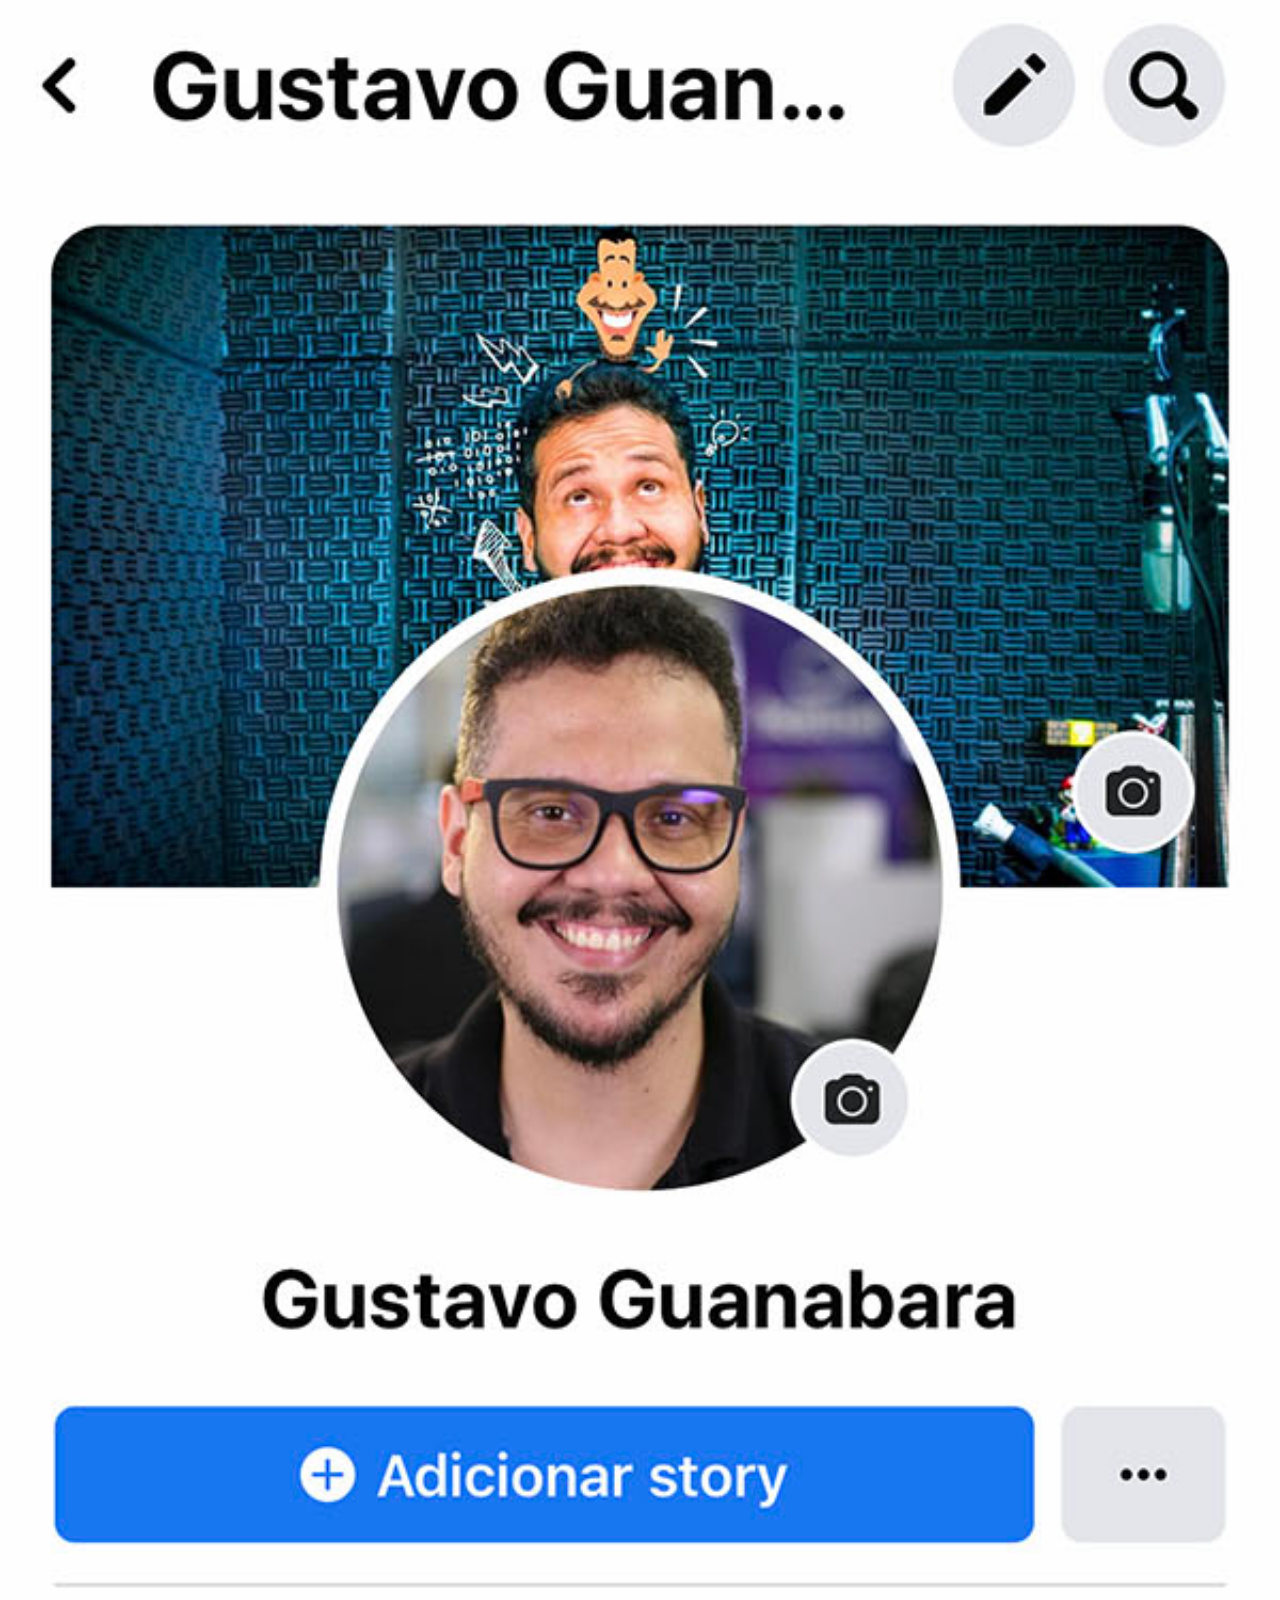
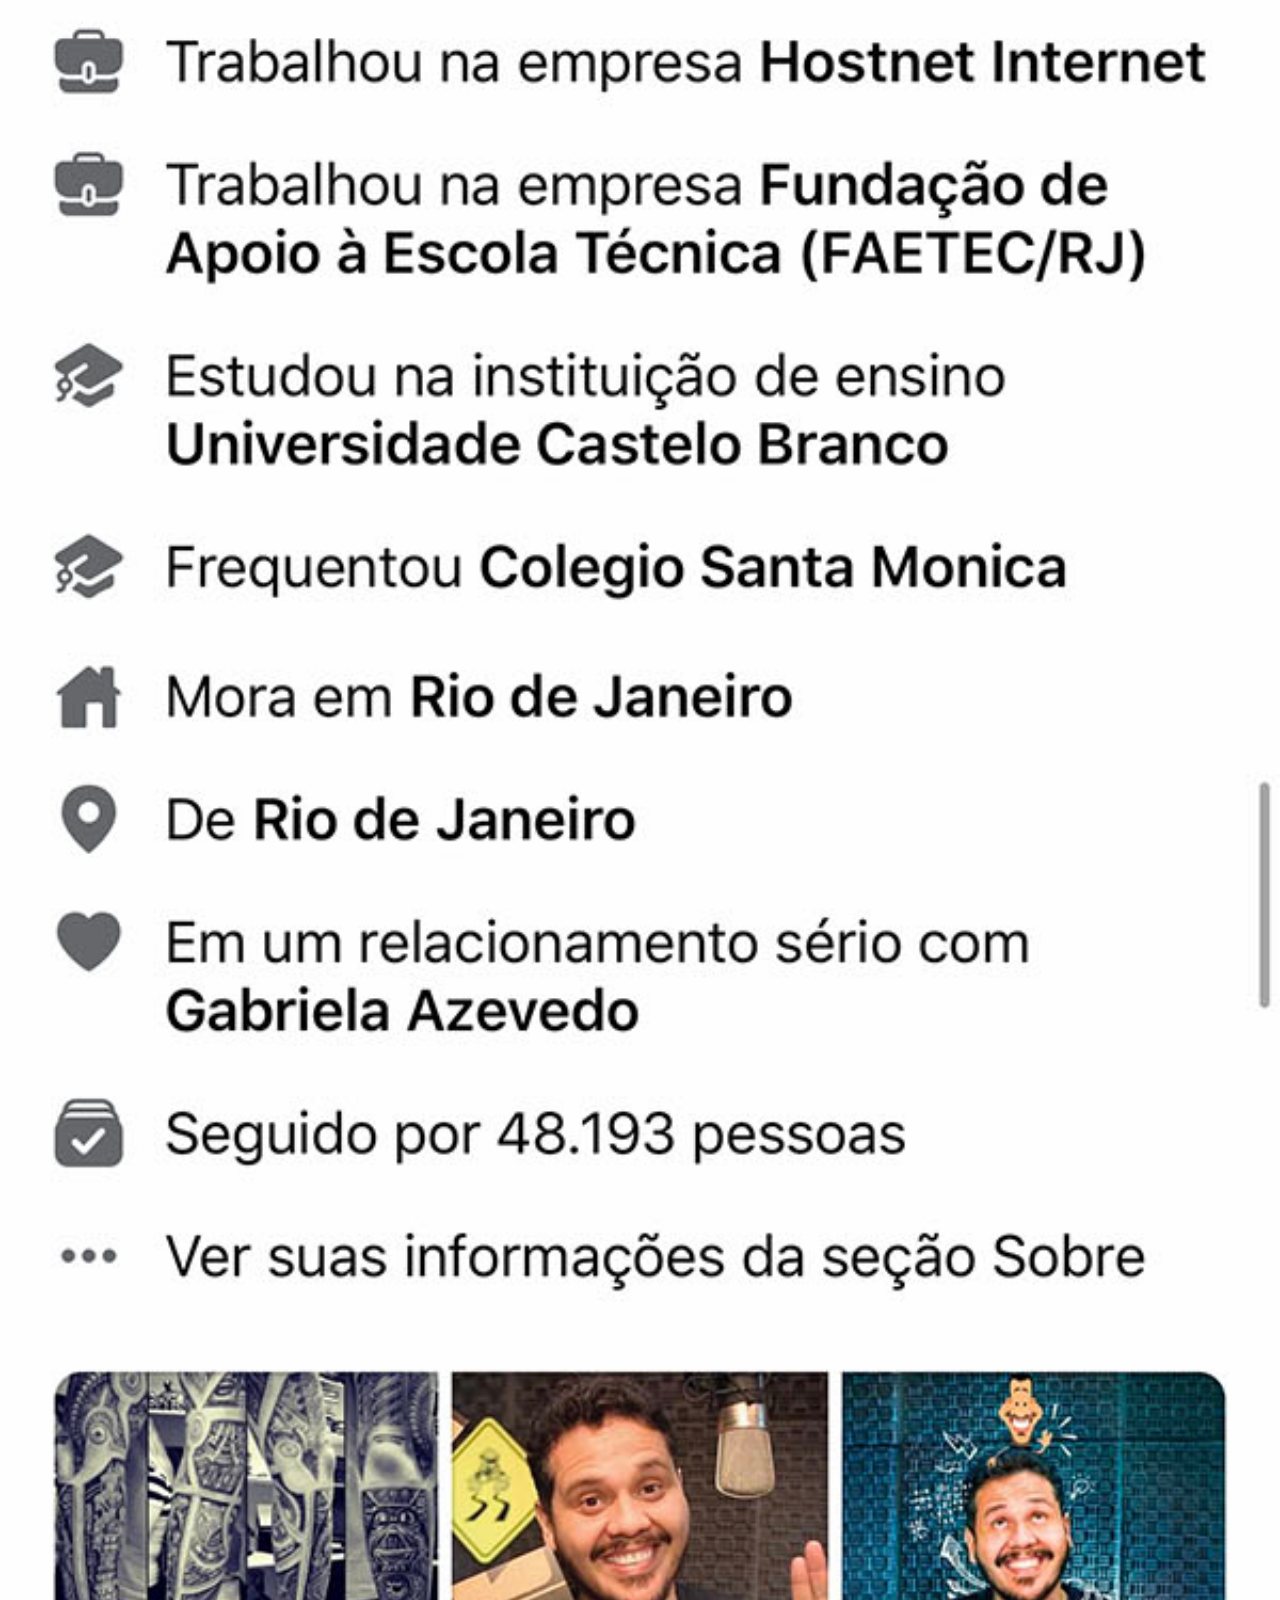
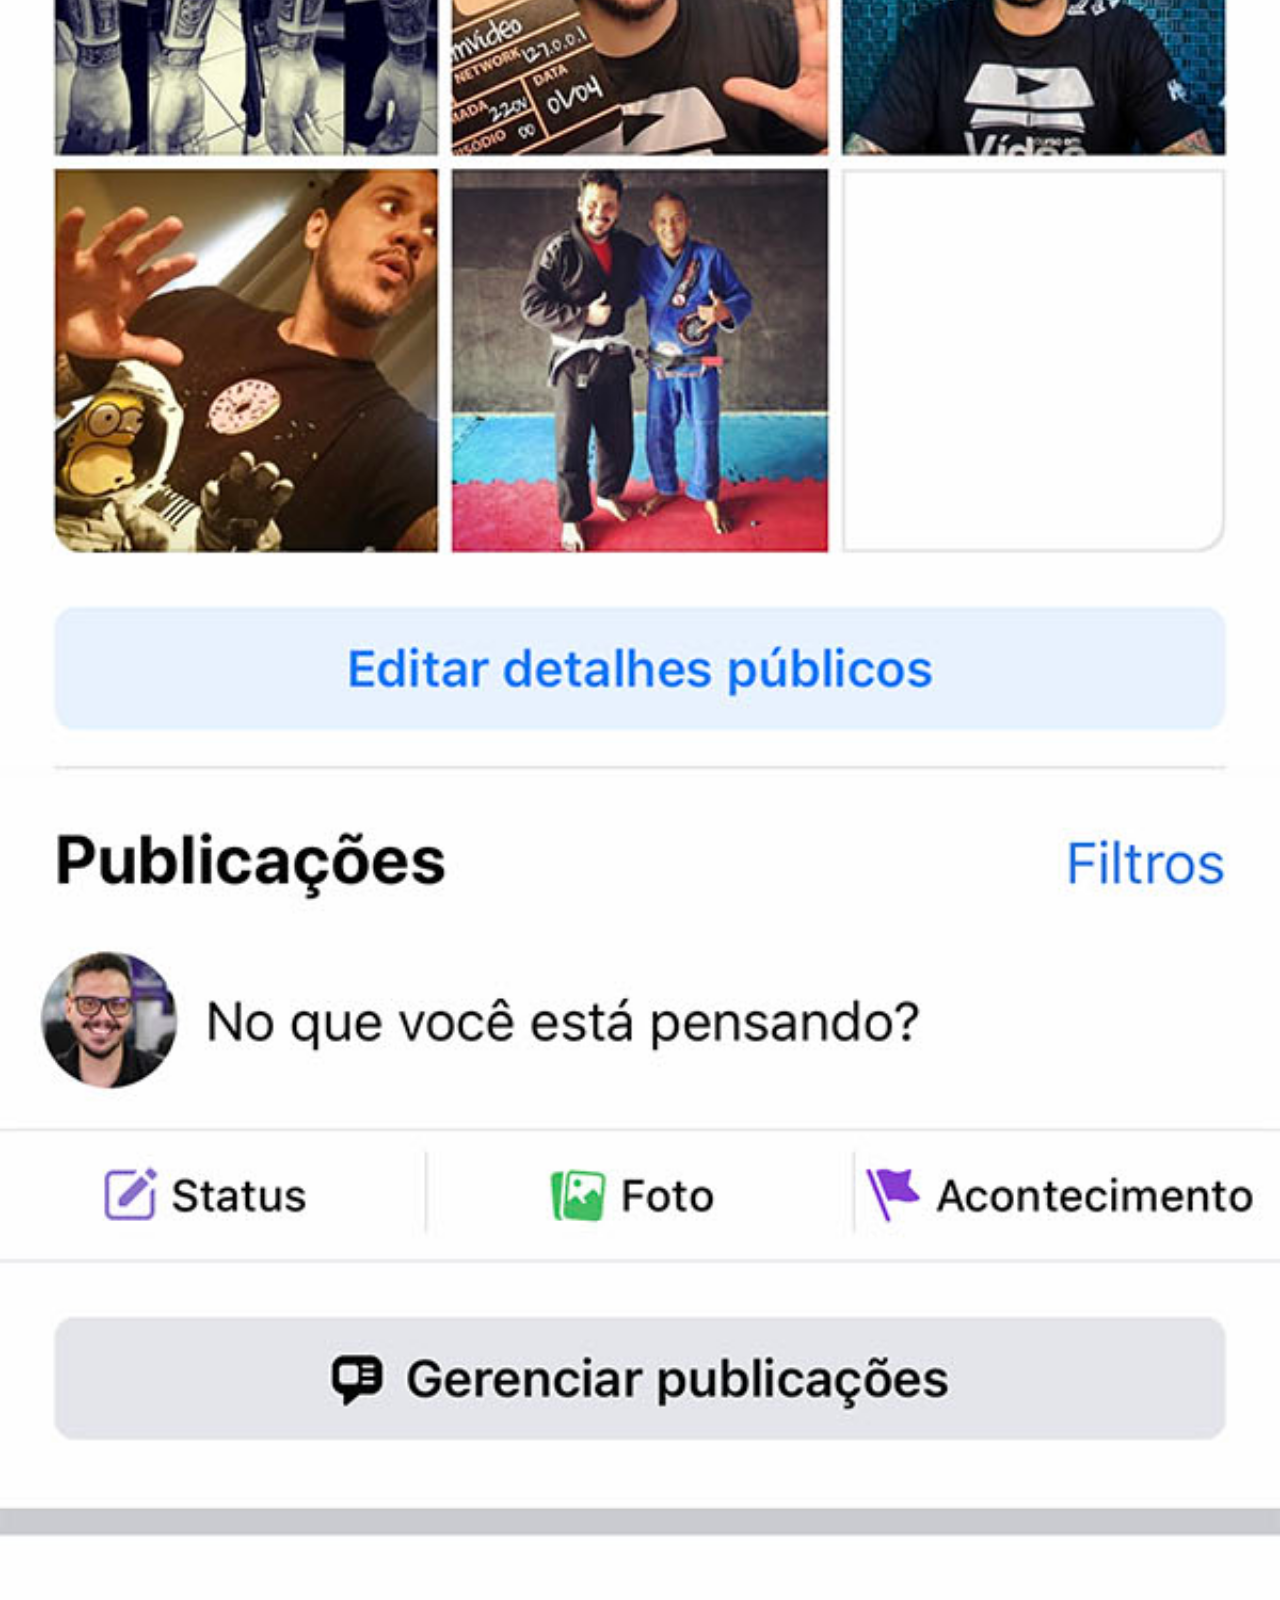
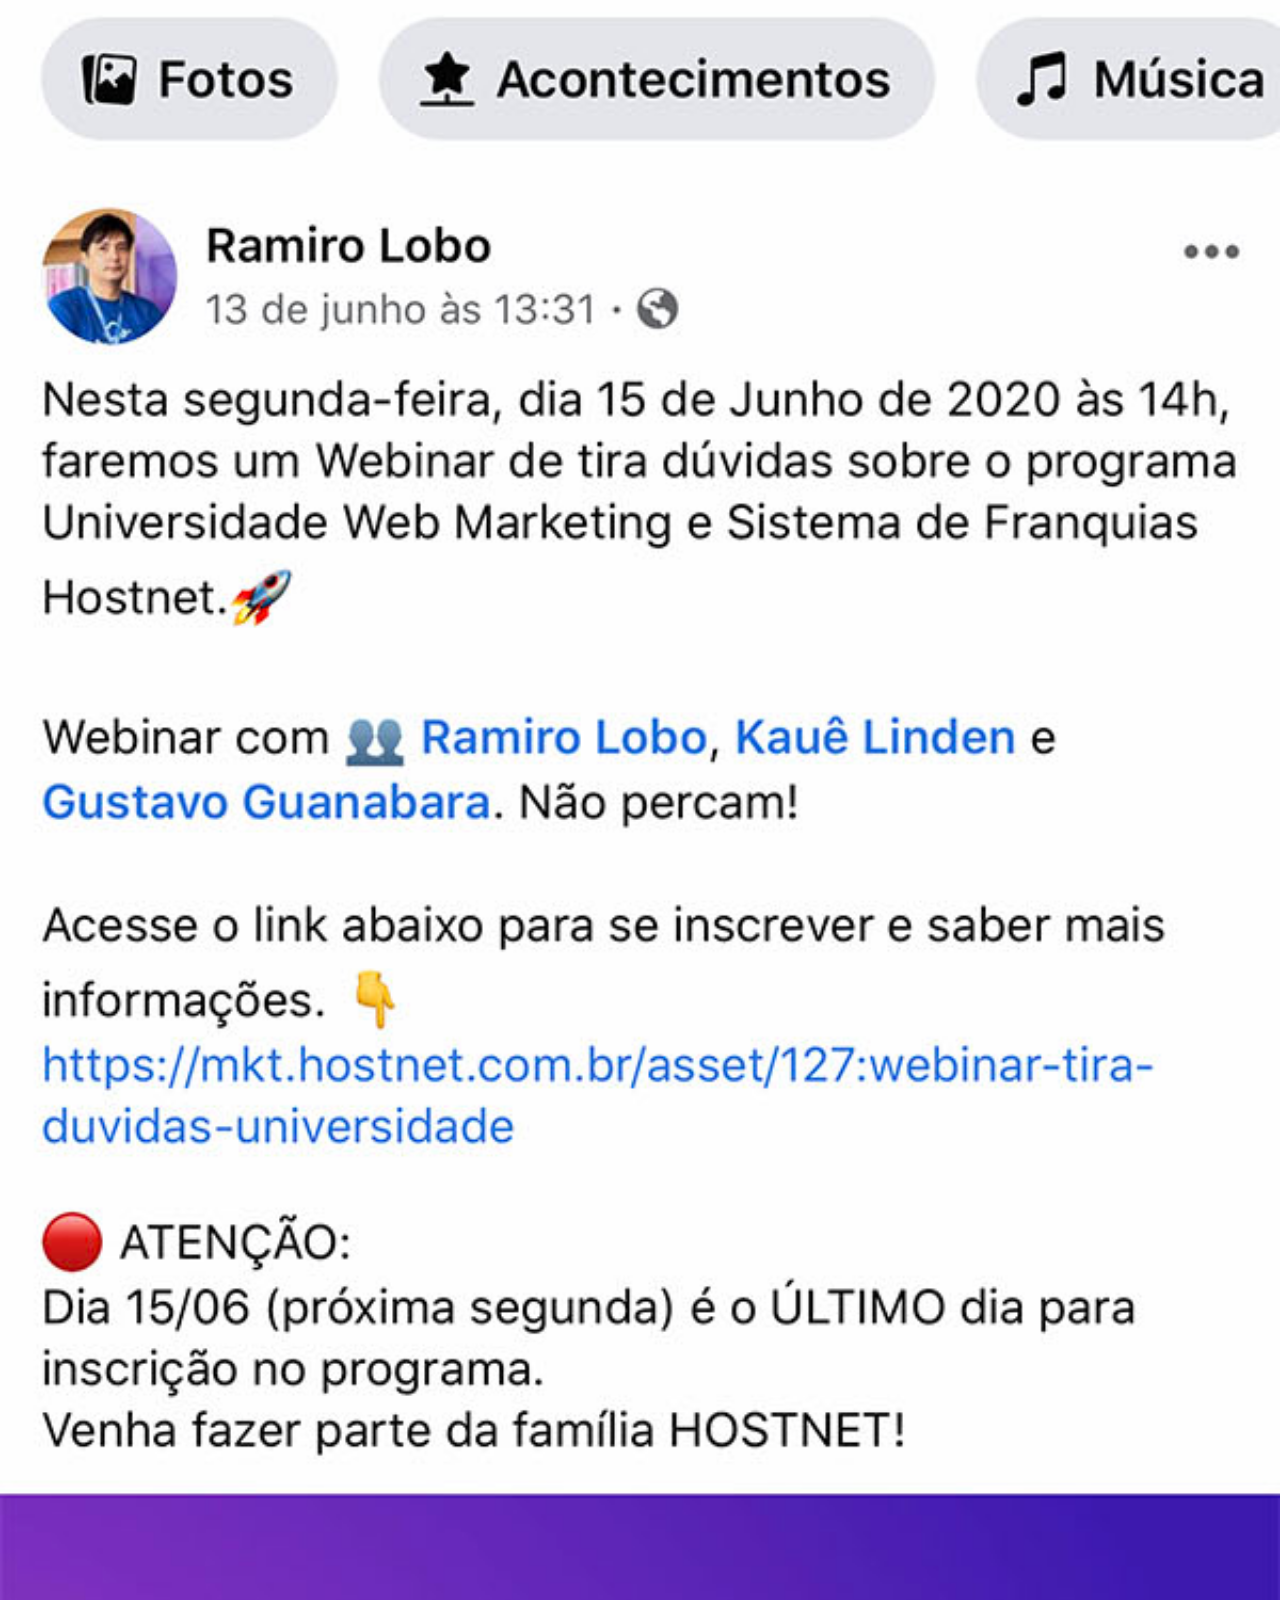
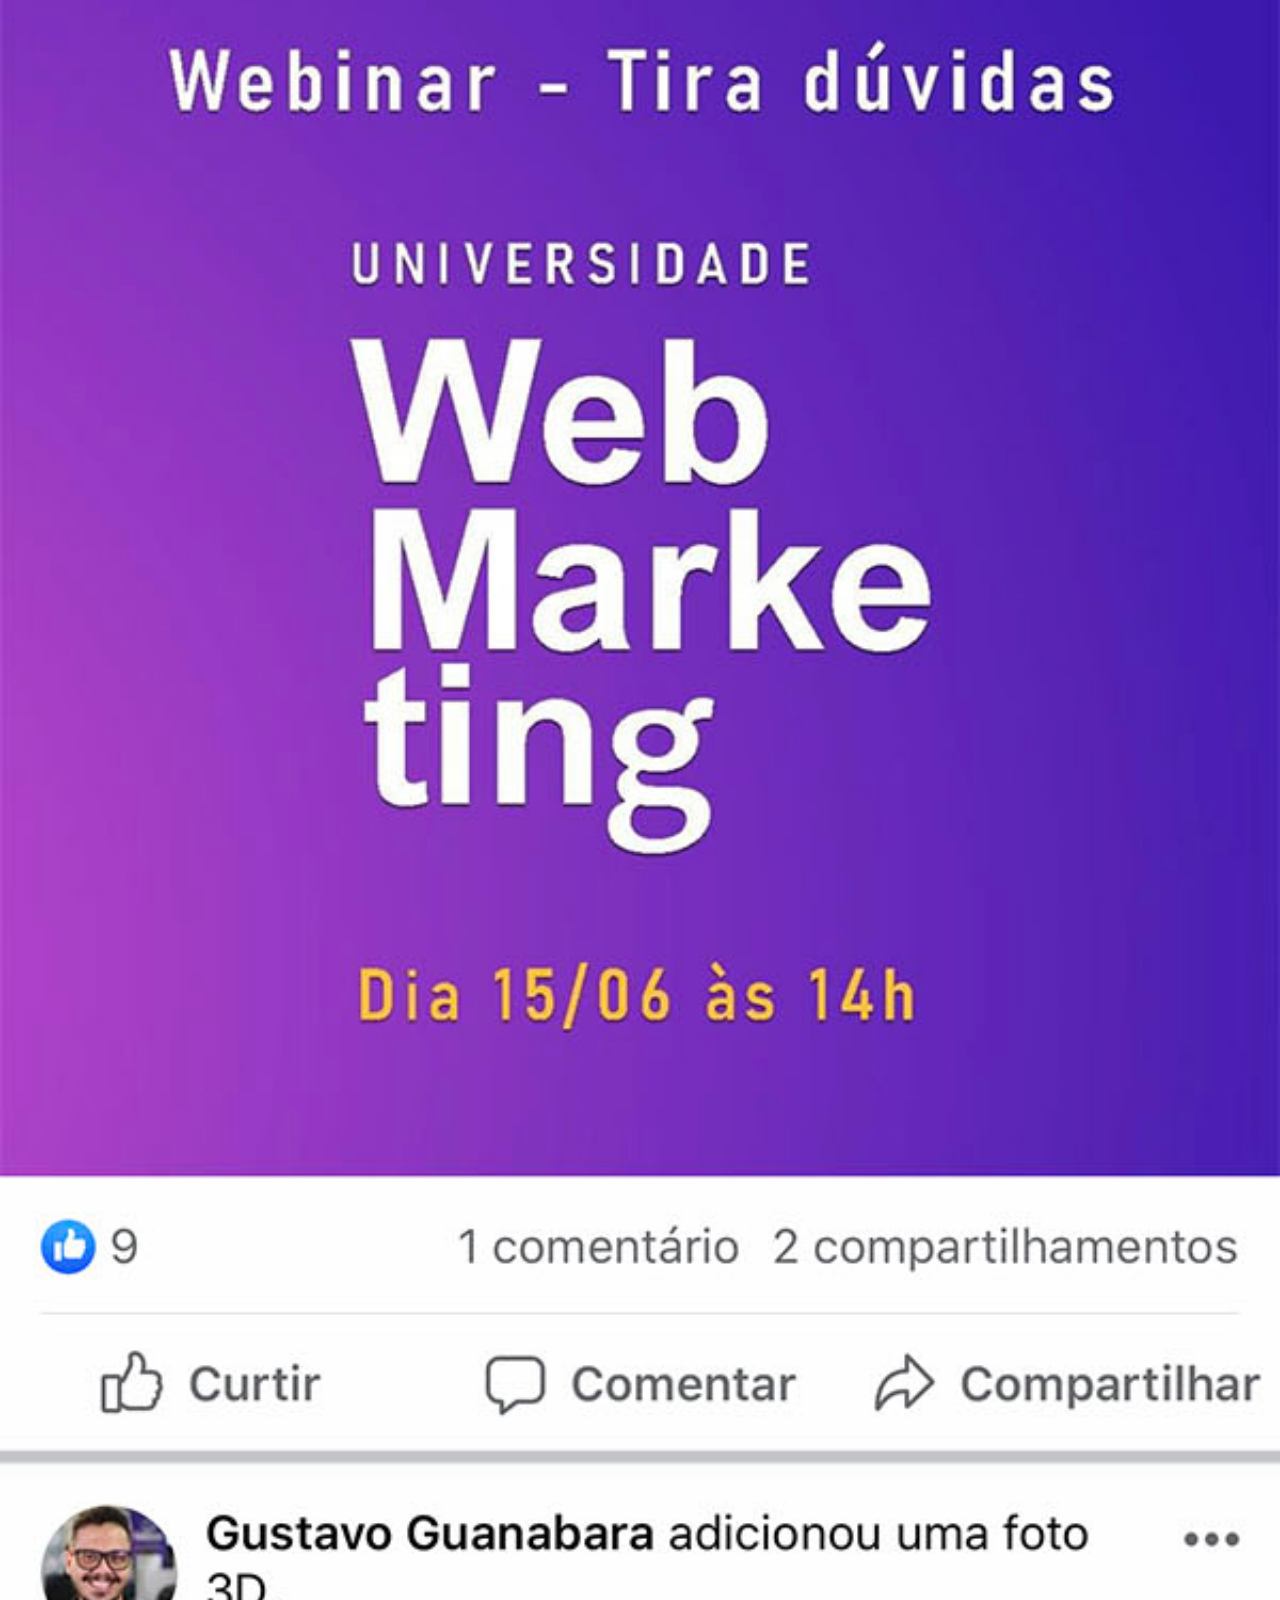
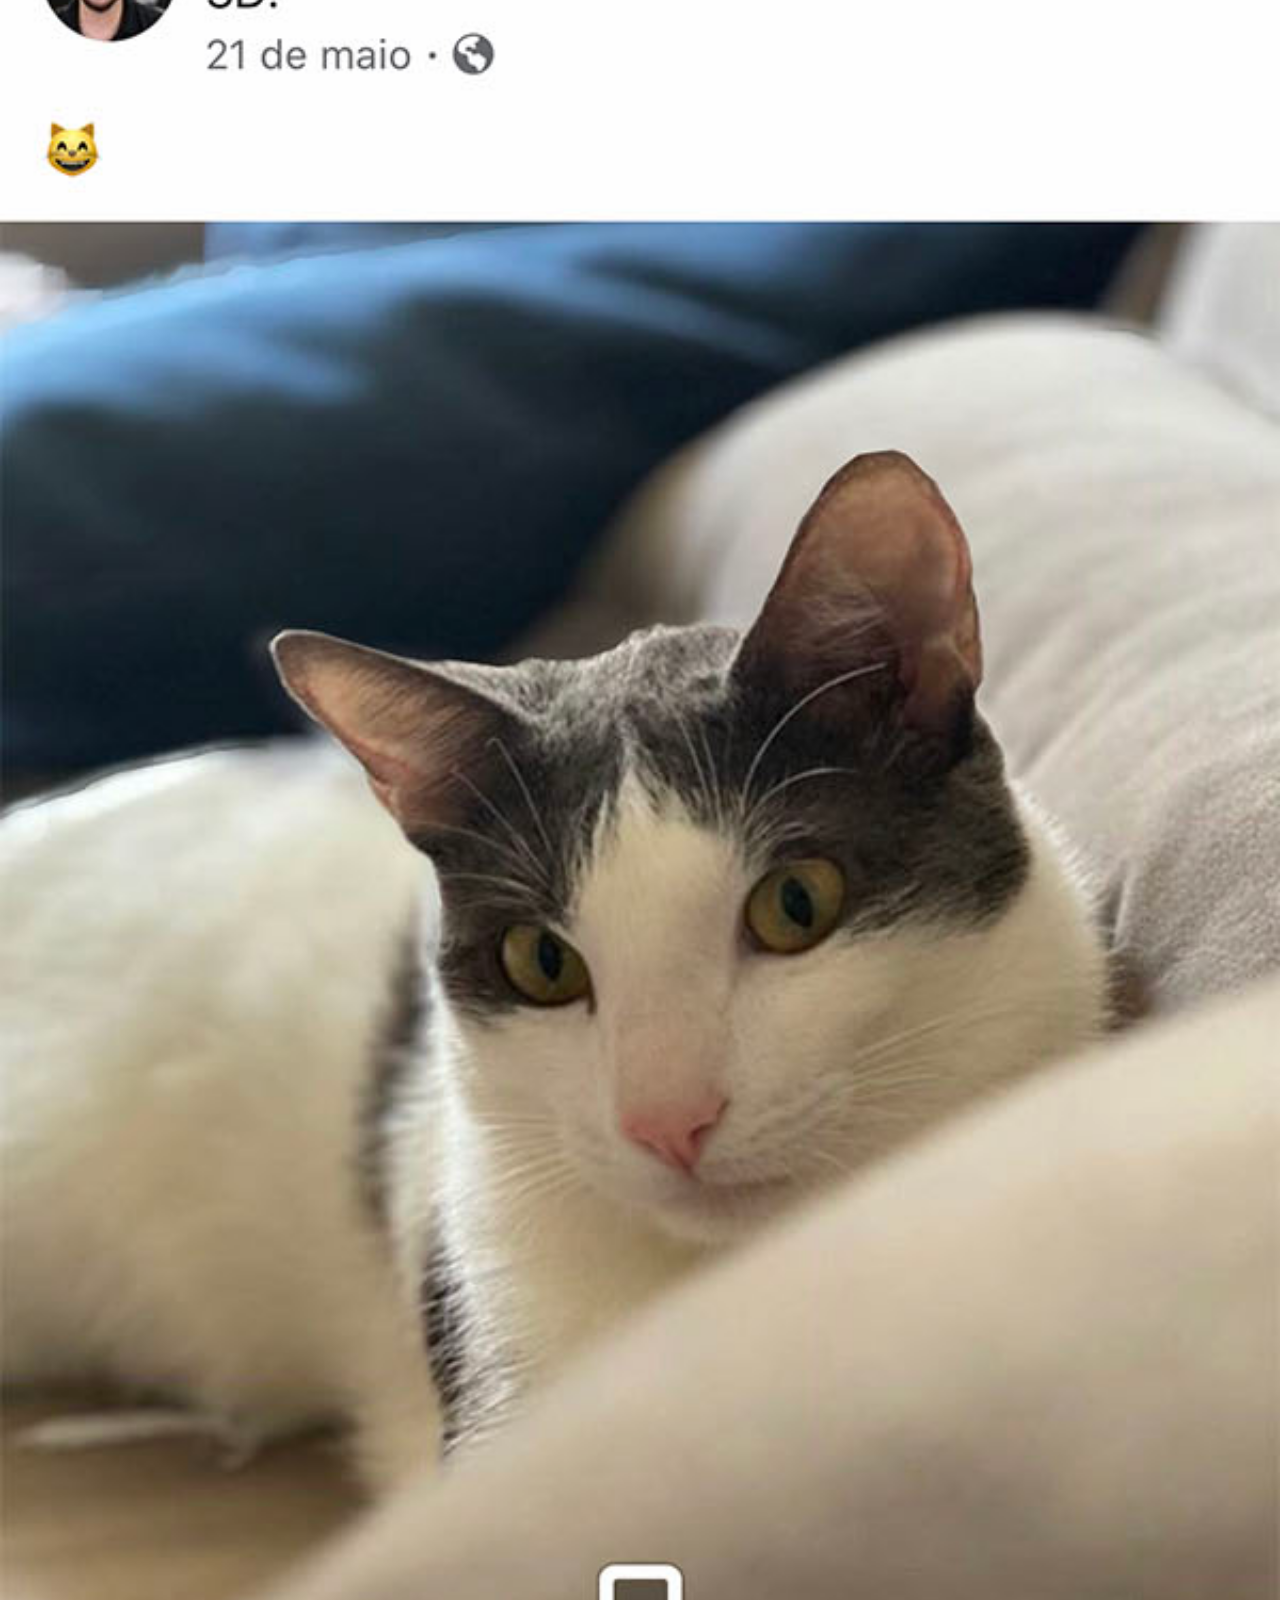
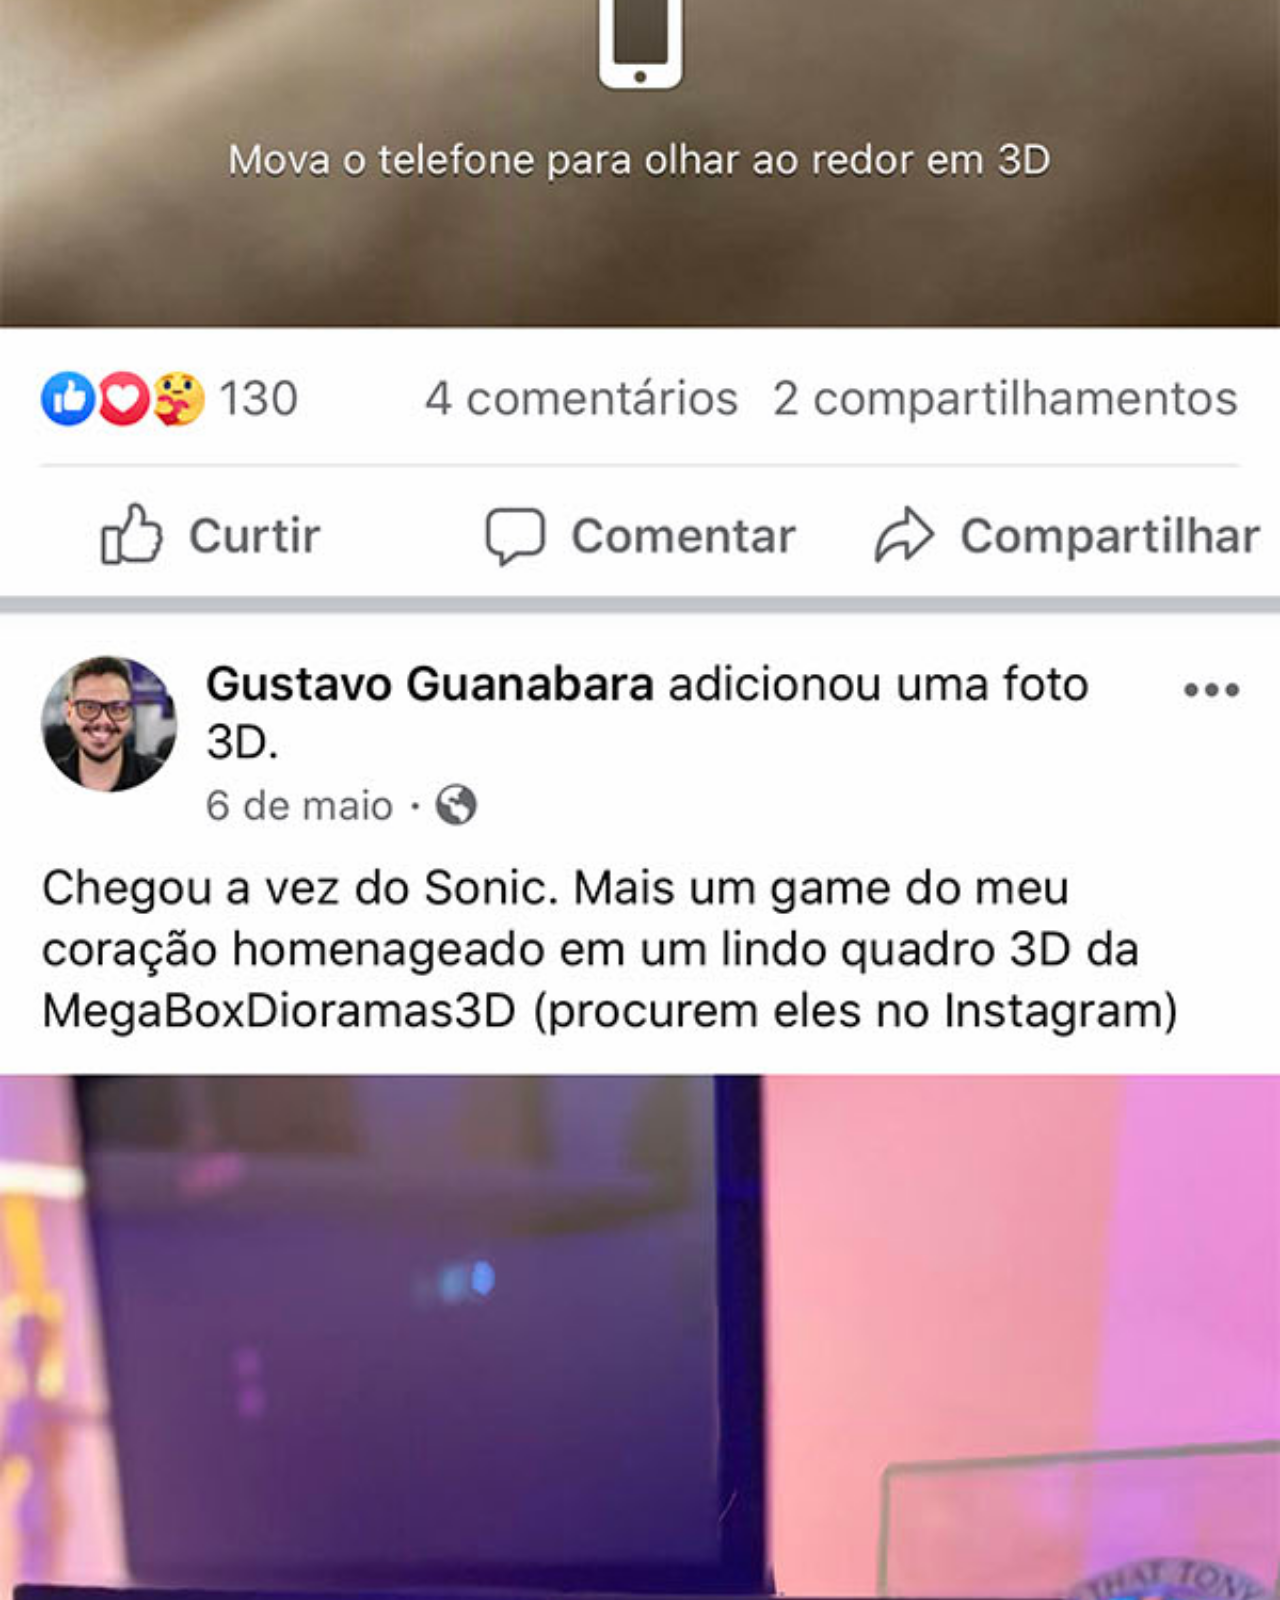
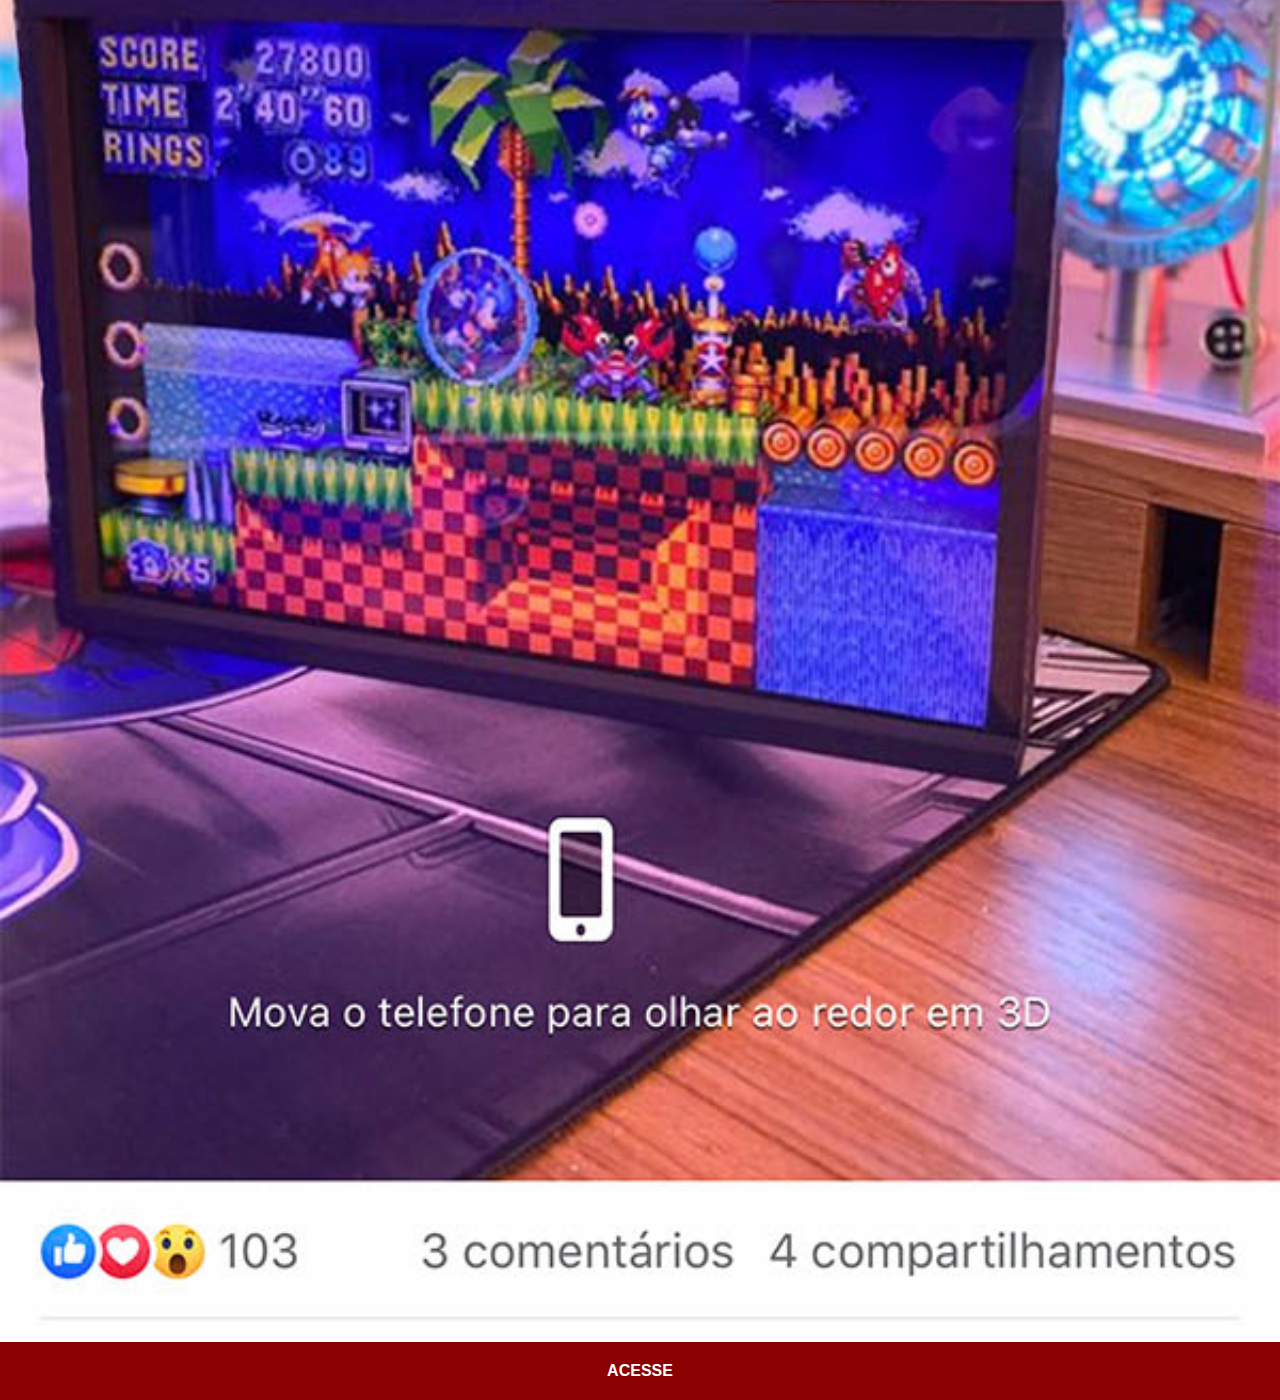
<file: facebook.html>
<!DOCTYPE html>
<html lang="pt-br">
<head>
    <meta charset="UTF-8">
    <meta name="viewport" content="width=device-width, initial-scale=1.0">
    <title>Facebook</title>
    <link rel="stylesheet" href="estilos/social.css">
</head>
<body>
    <img src="imagens/tela-facebook.jpg" alt="Facebook">
    <a href="https://www.facebook.com/gustavoguanabara/?locale=pt_BR" target="_blank">ACESSE</a>
</body>
</html>
</file>
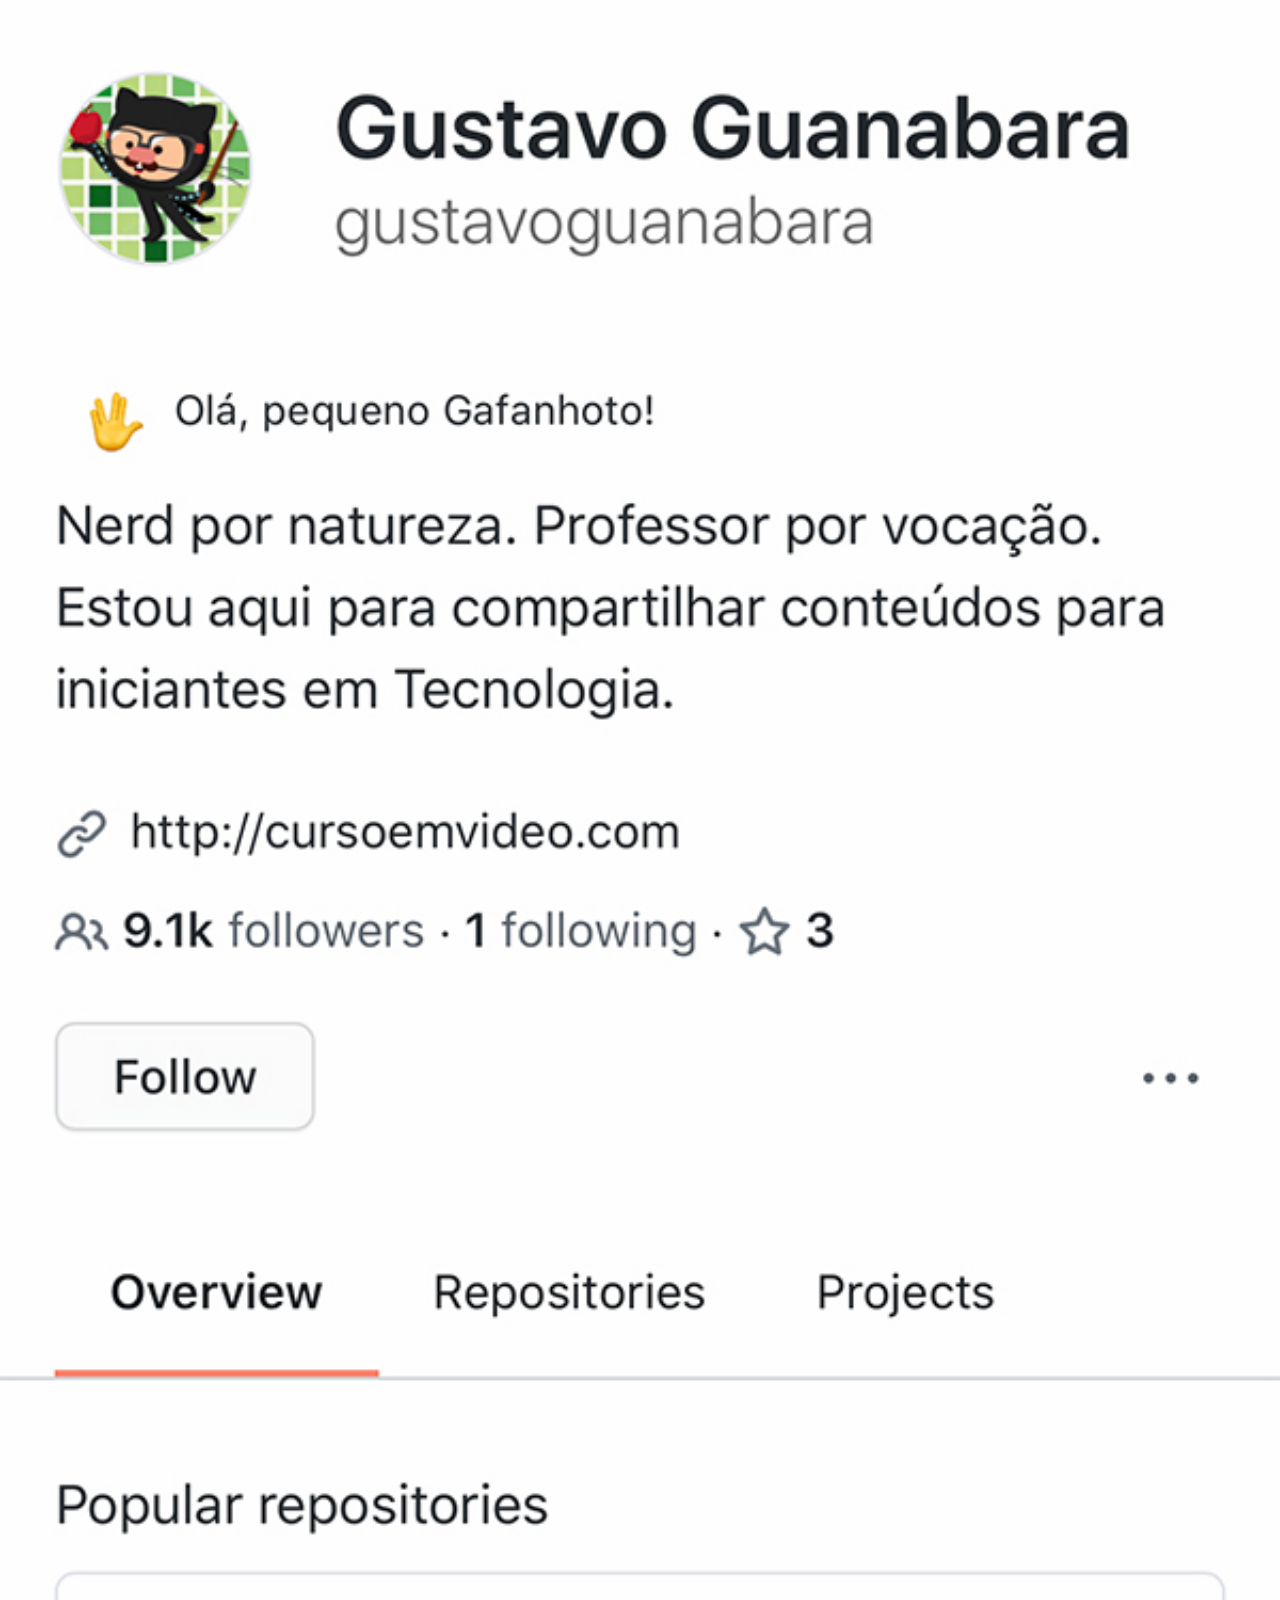
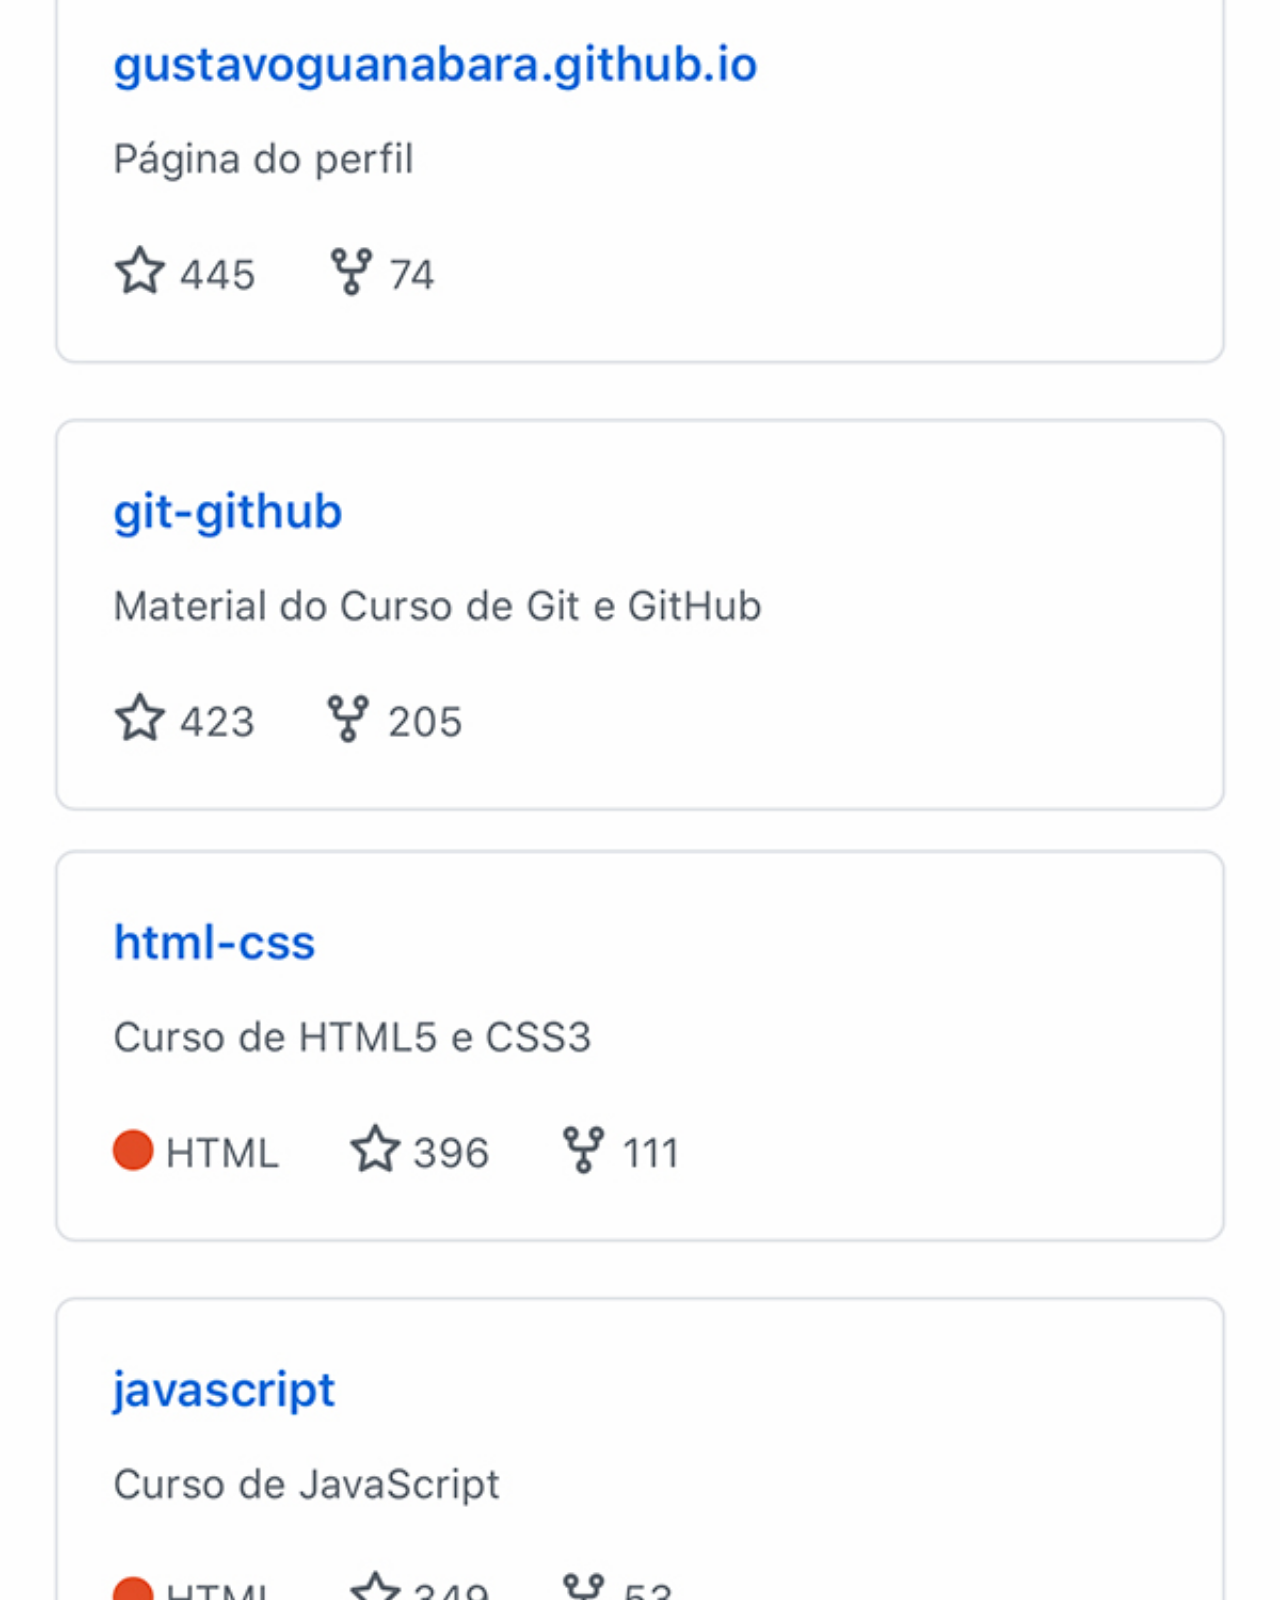
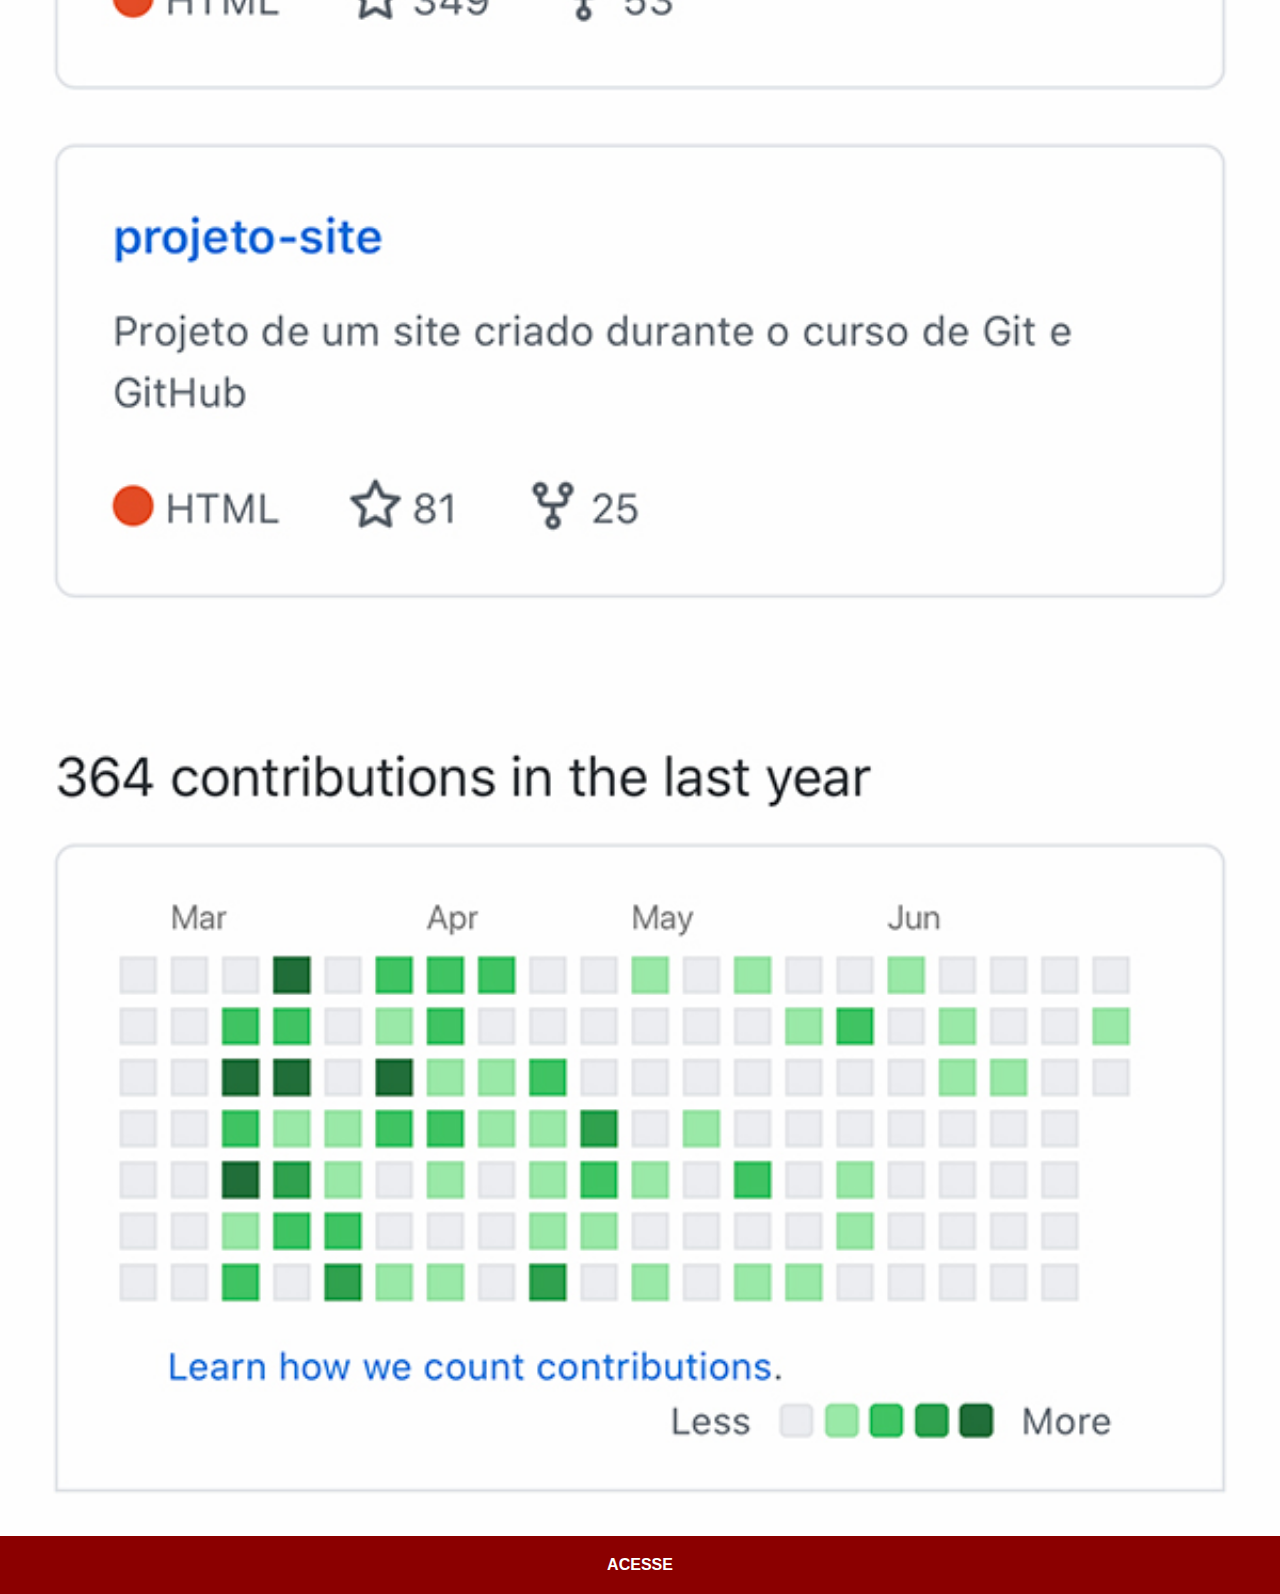
<file: github.html>
<!DOCTYPE html>
<html lang="pt-br">
<head>
    <meta charset="UTF-8">
    <meta name="viewport" content="width=device-width, initial-scale=1.0">
    <title>logo-github</title>
    <link rel="stylesheet" href="estilos/social.css">
</head>
<body>
    <img src="imagens/tela-github.jpg" alt="github">
    <a href="https://github.com/gustavoguanabara" target="_blank">ACESSE</a>
</body>
</html>
</file>
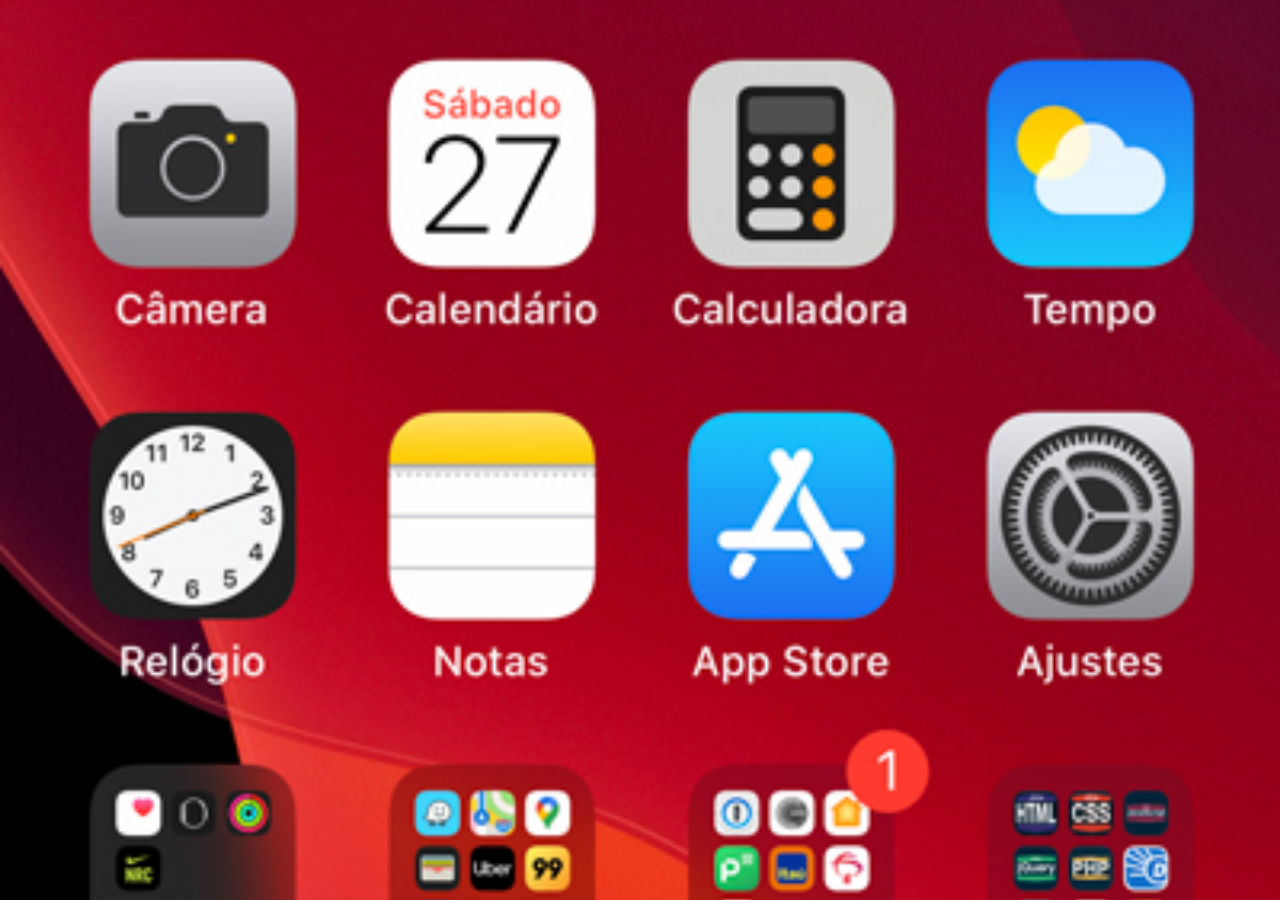
<file: home.html>
<!DOCTYPE html>
<html lang="pt-br">
<head>
    <meta charset="UTF-8">
    <meta name="viewport" content="width=device-width, initial-scale=1.0">
    <title>Home</title>
    <style>
        * {
            margin: 0px;
            padding: 0px;
        }

        body {
            width: 100vw;
            height: 100vh;
            background: black url(imagens/tela-home.jpg) no-repeat top center;
            background-size: cover;
        }
    </style>
</head>
<body>
    
</body>
</html>
</file>
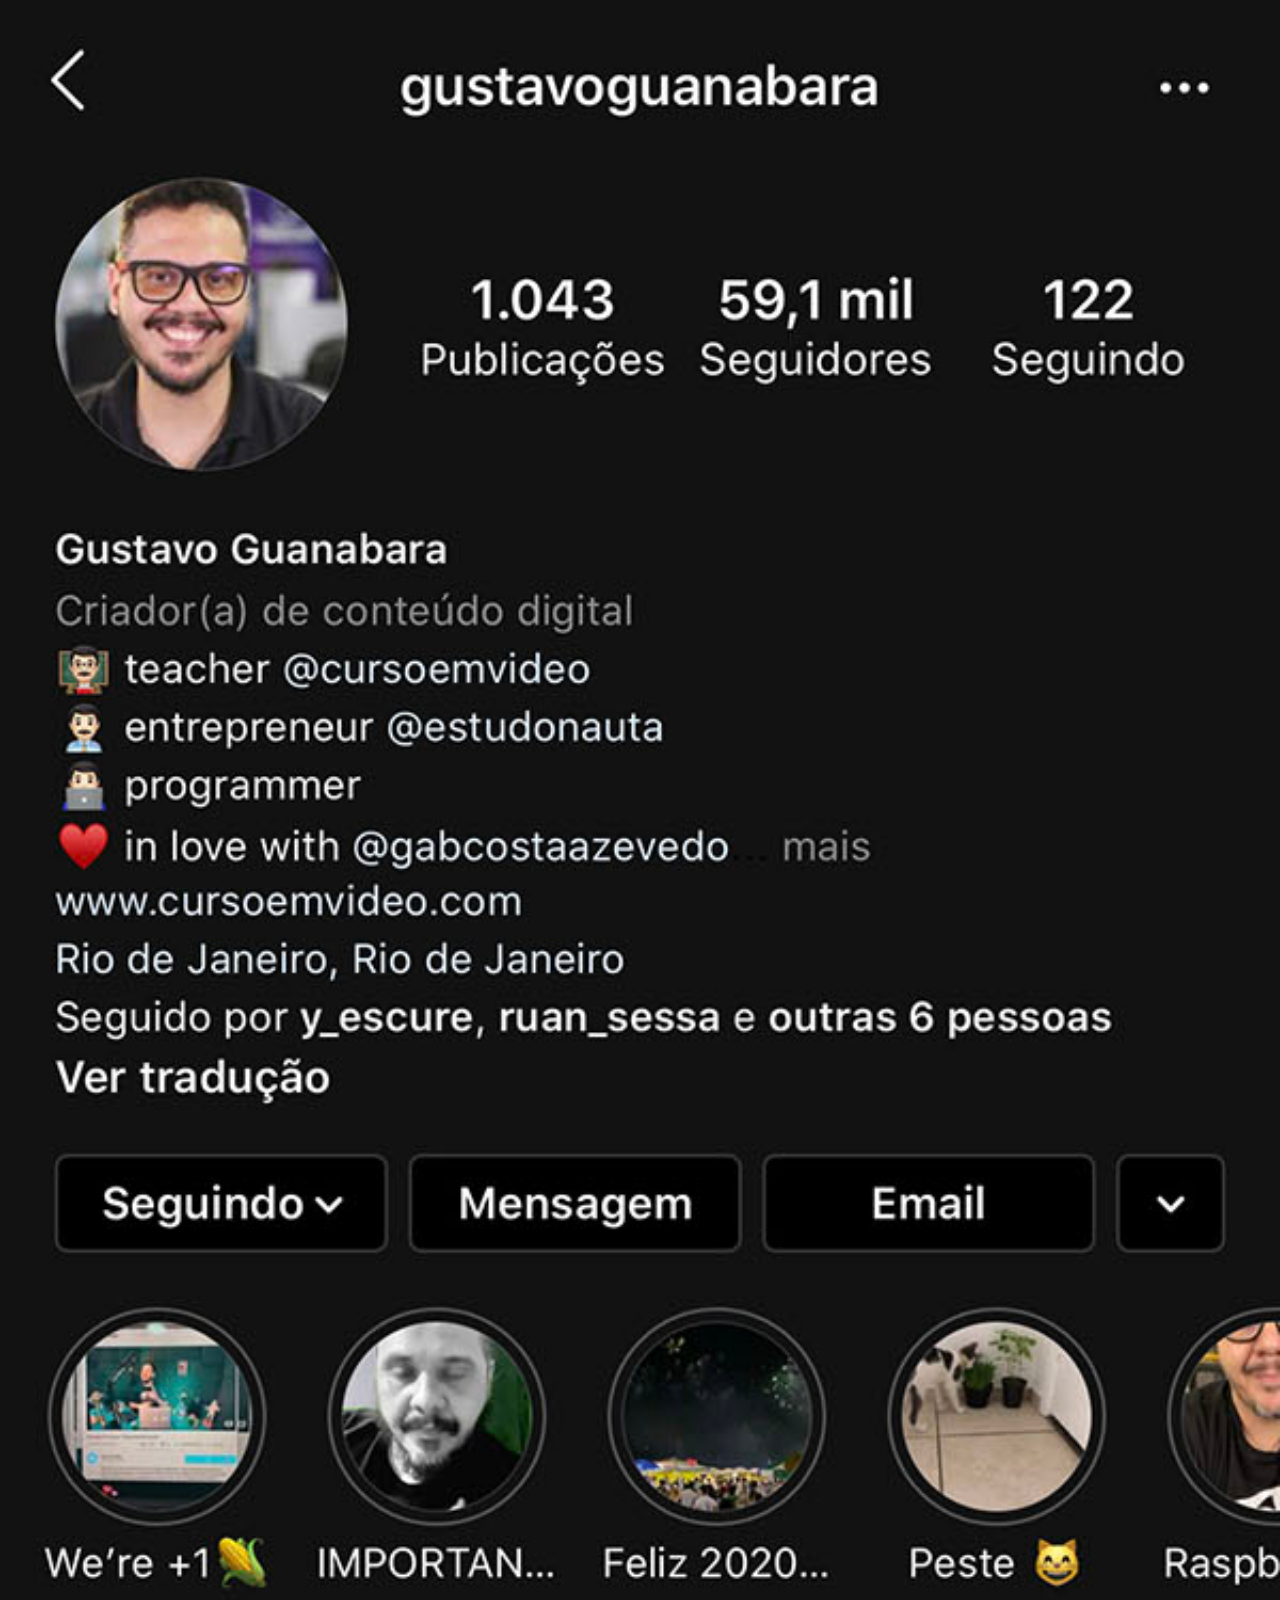
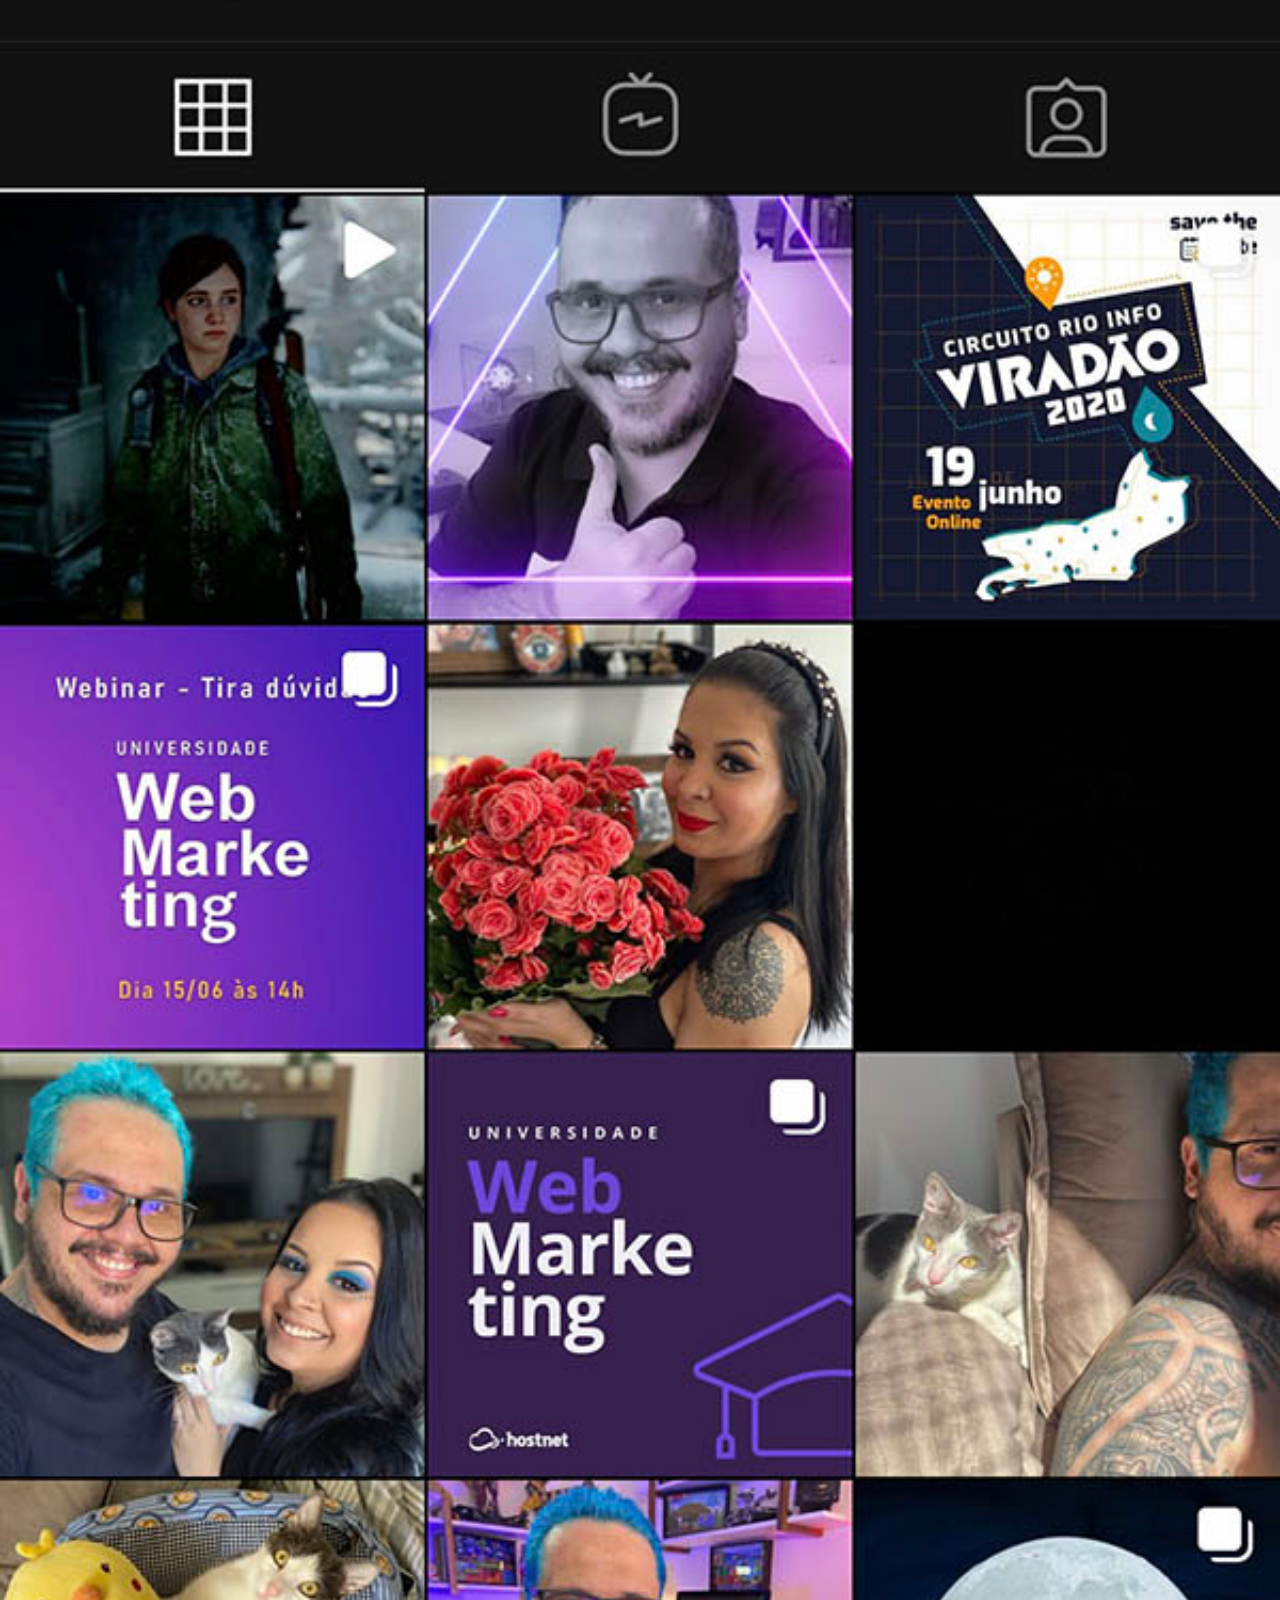
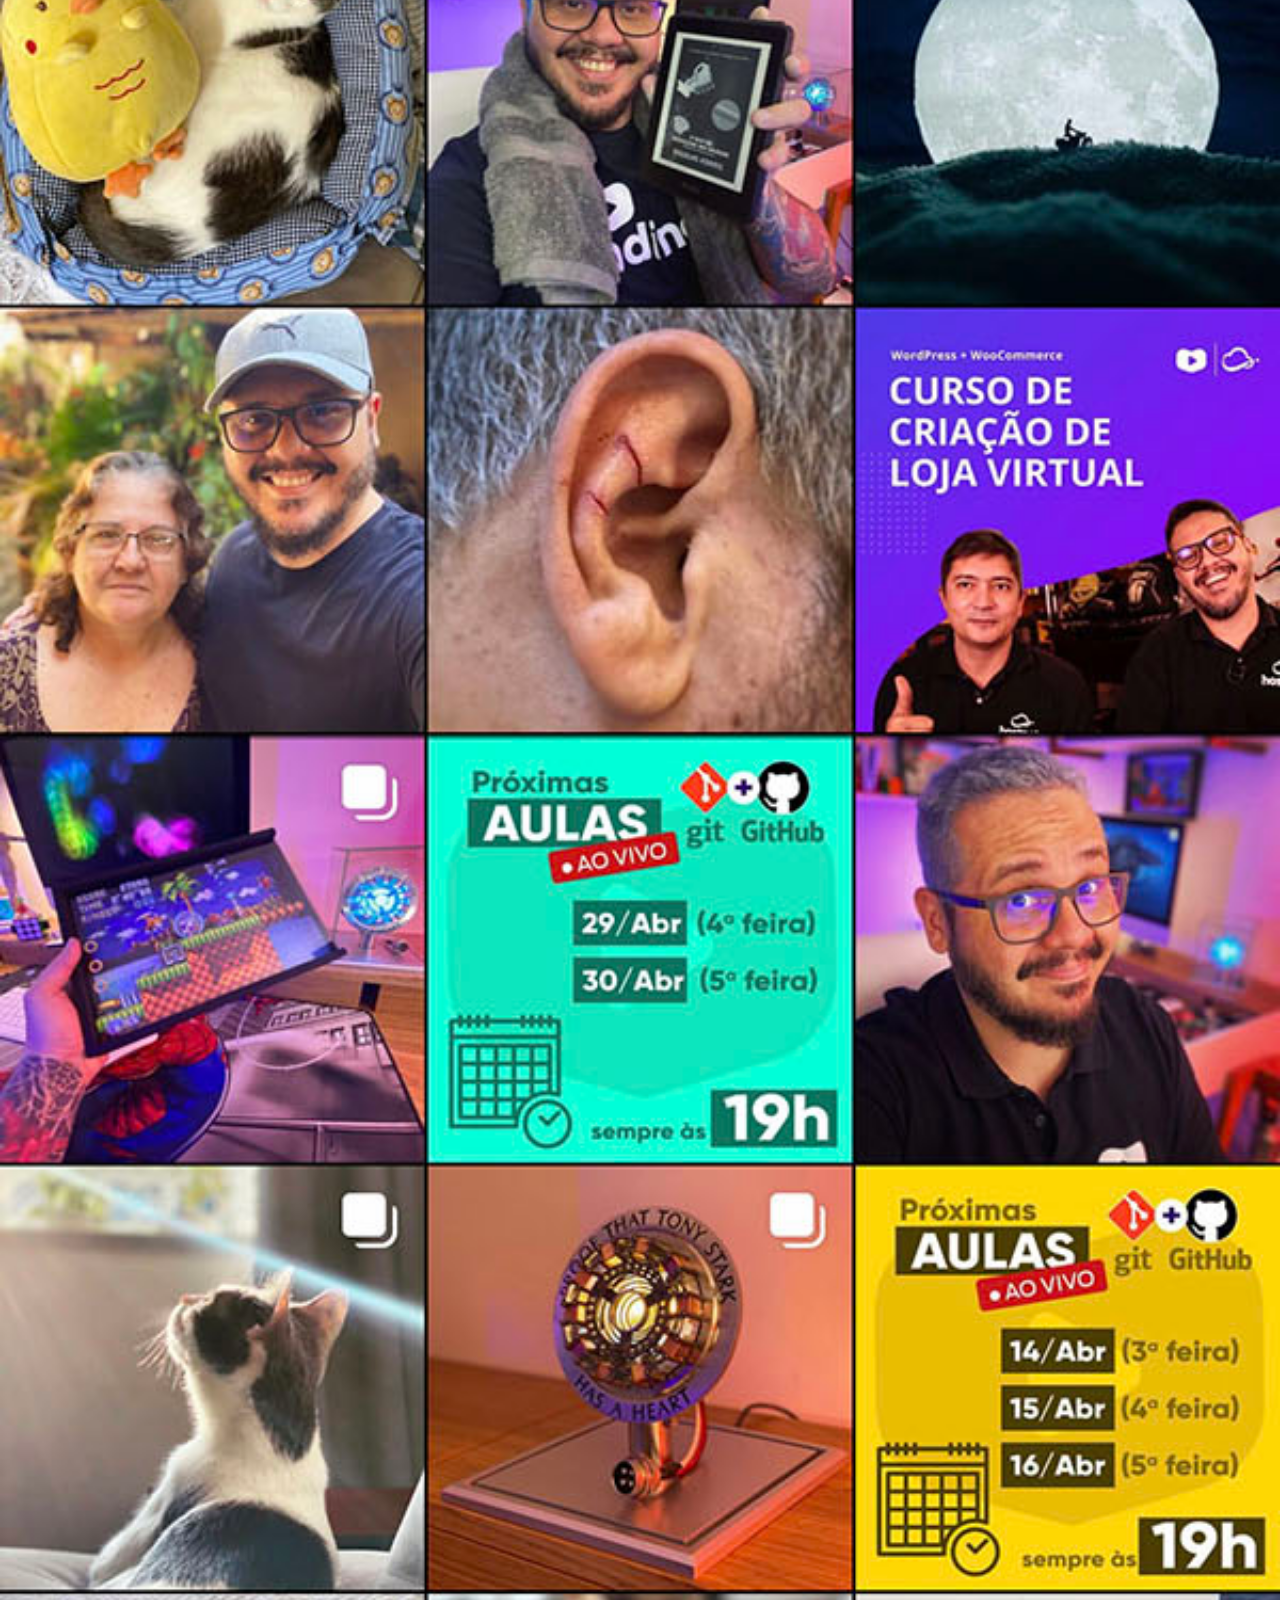
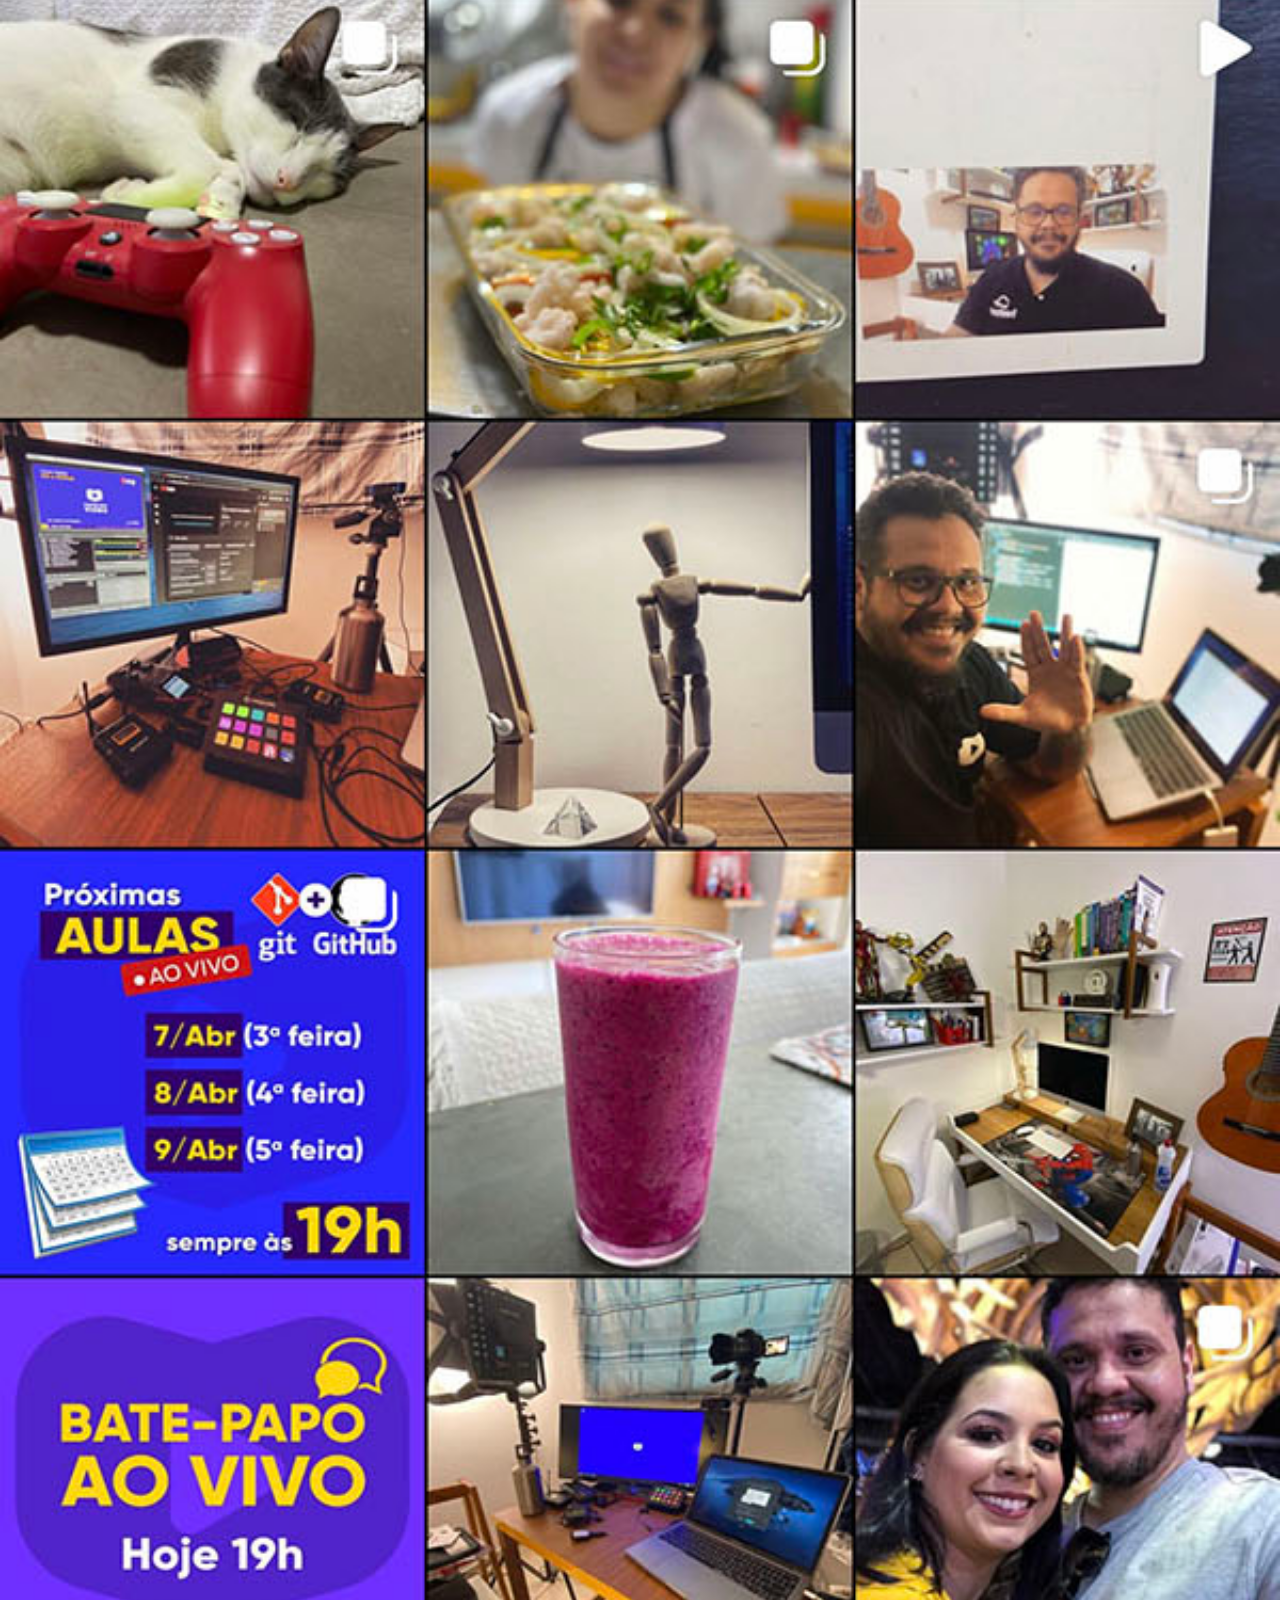
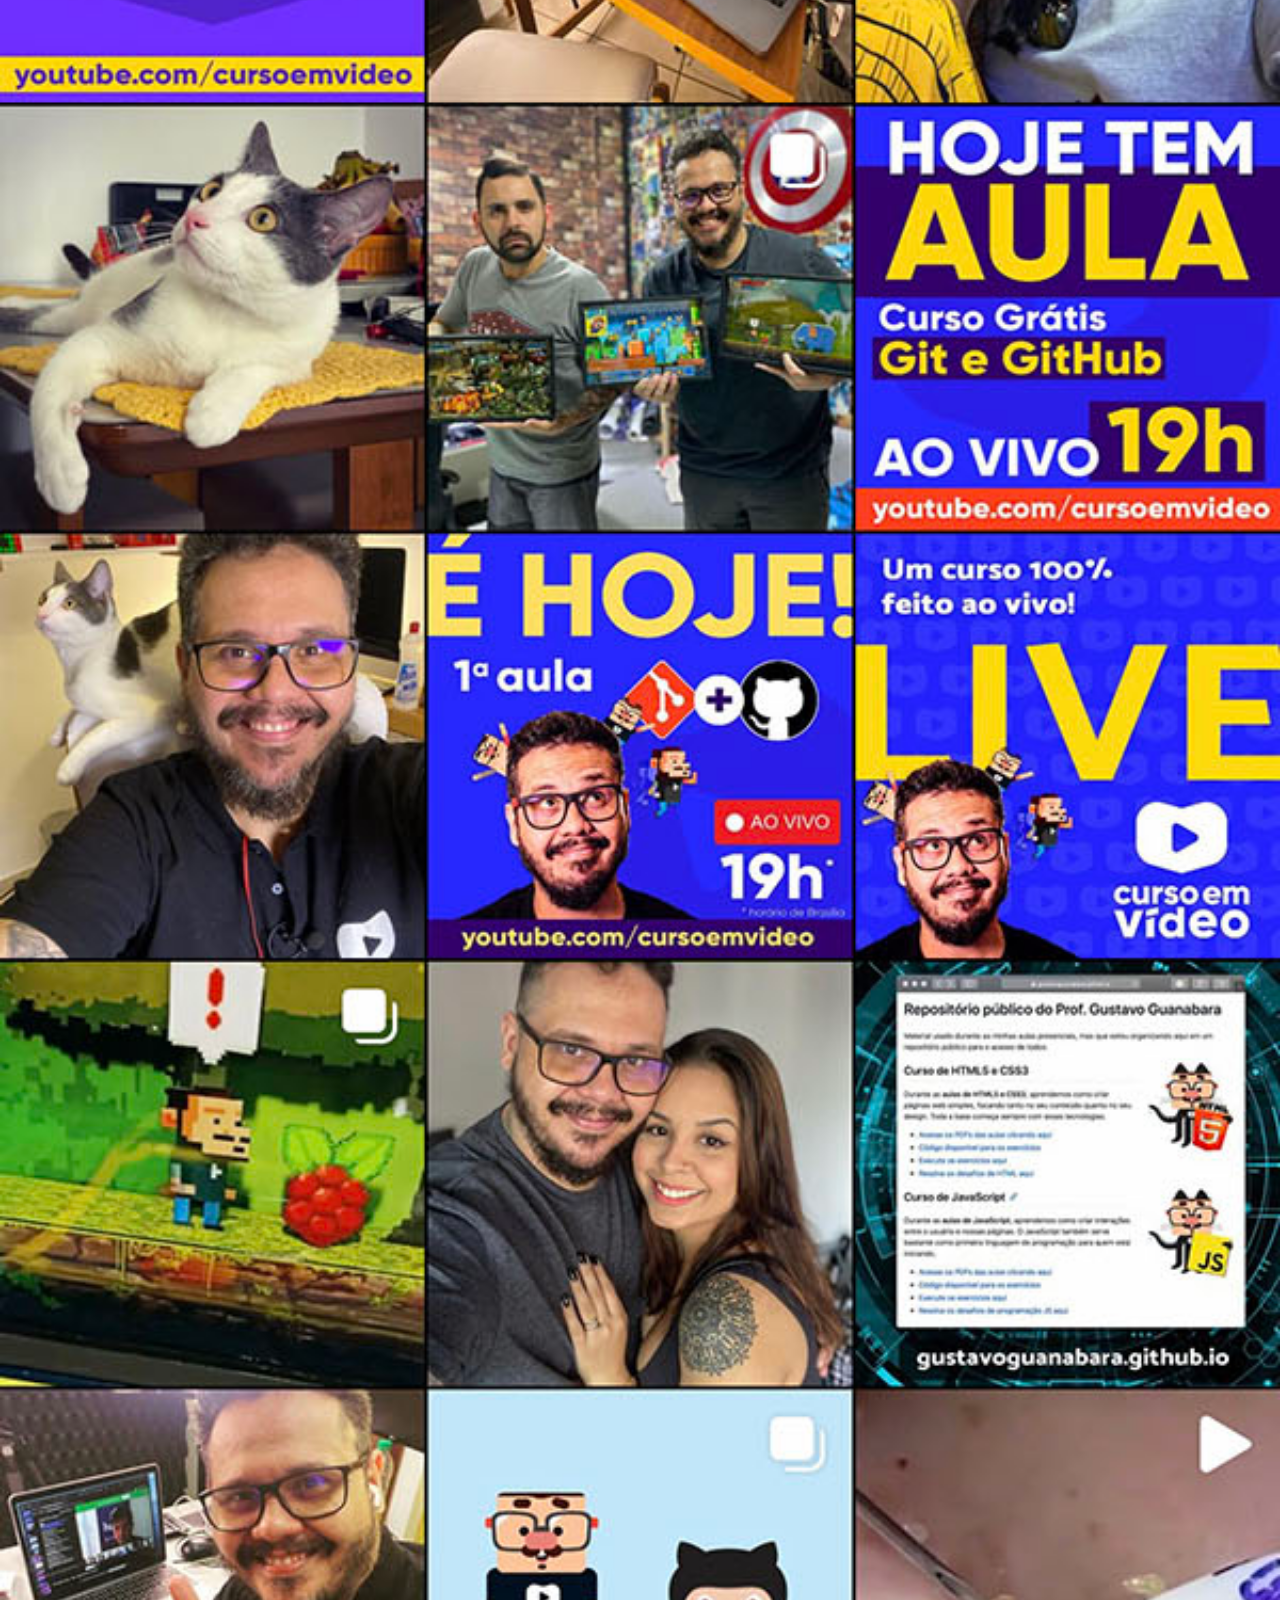
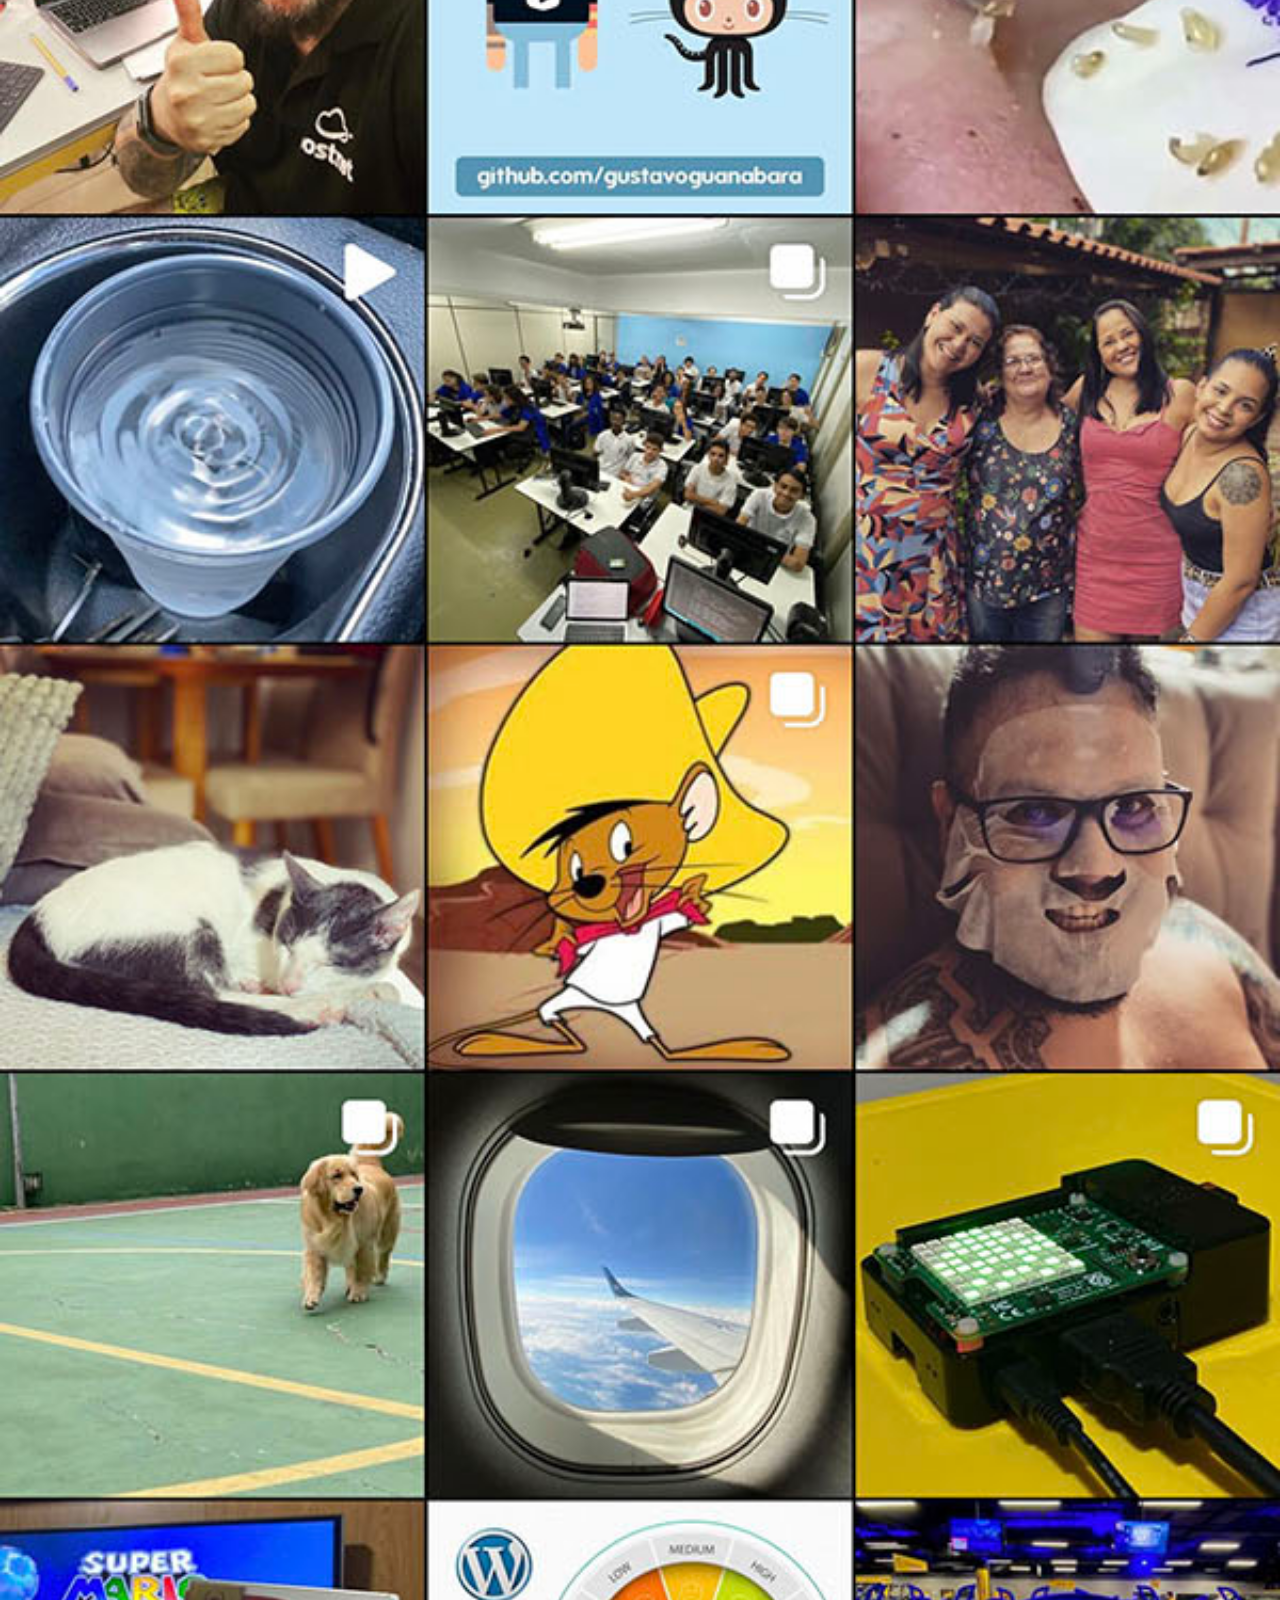
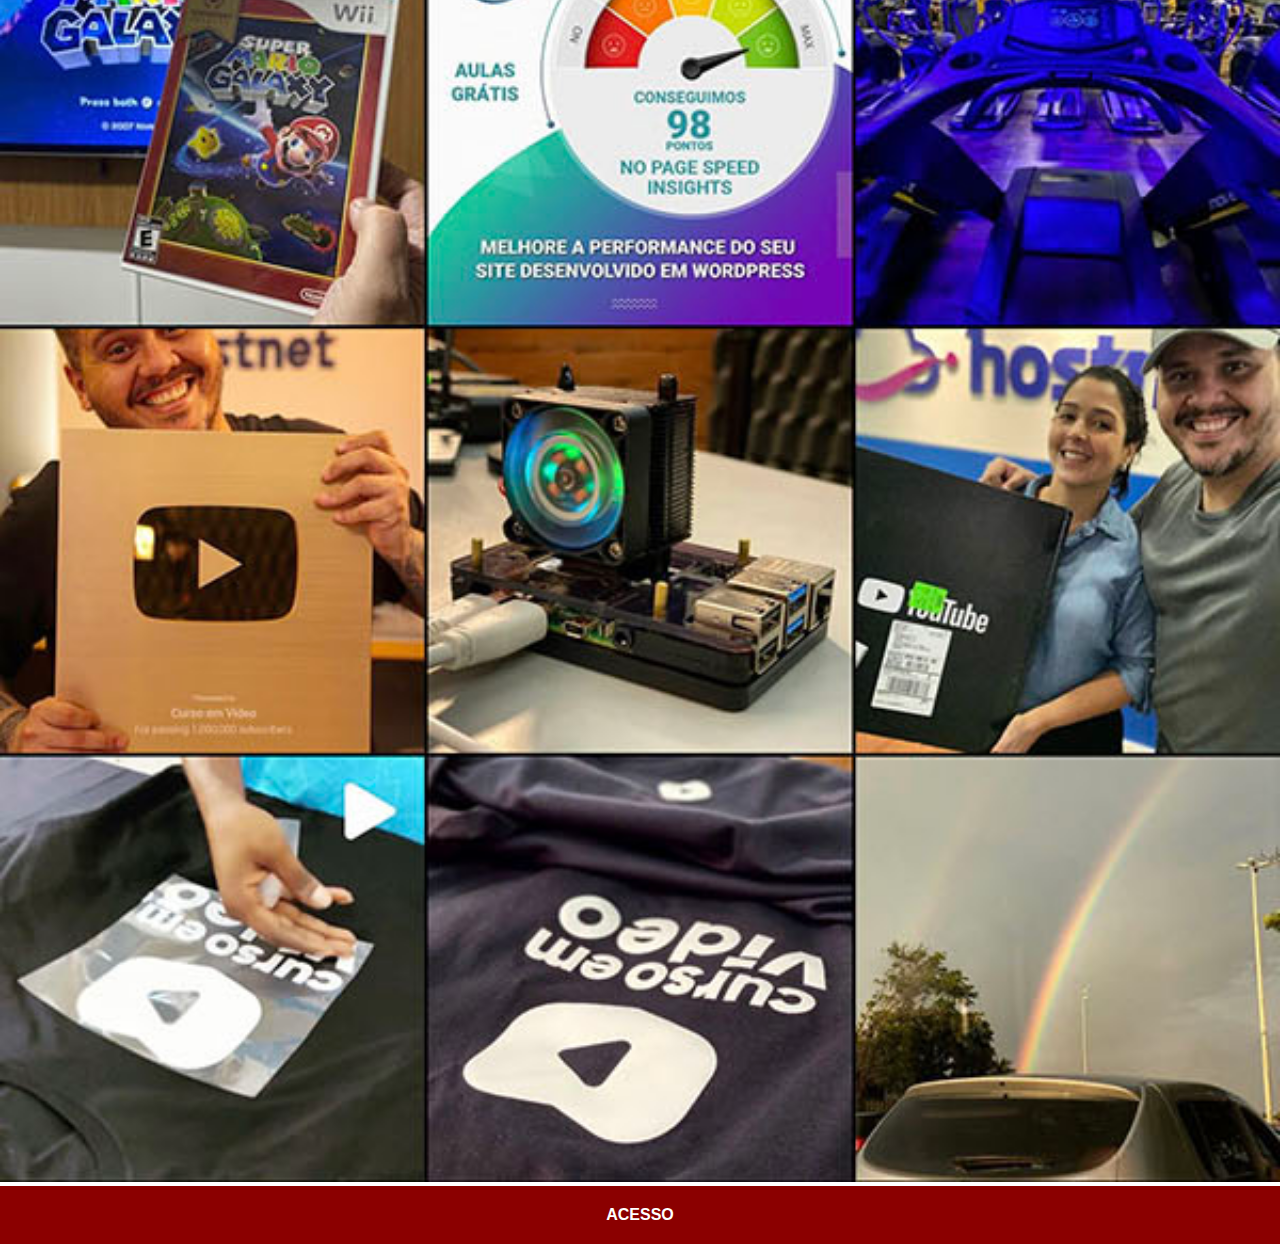
<file: instagram.html>
<!DOCTYPE html>
<html lang="pt-br">
<head>
    <meta charset="UTF-8">
    <meta name="viewport" content="width=device-width, initial-scale=1.0">
    <title>Instagram</title>
    <link rel="stylesheet" href="estilos/social.css">
</head>
<body>
    <img src="imagens/tela-instagram.jpg" alt="instagram">
    <a href="https://www.instagram.com/gustavoguanabara/" target="_blank">ACESSO</a>
</body>
</html>
</file>
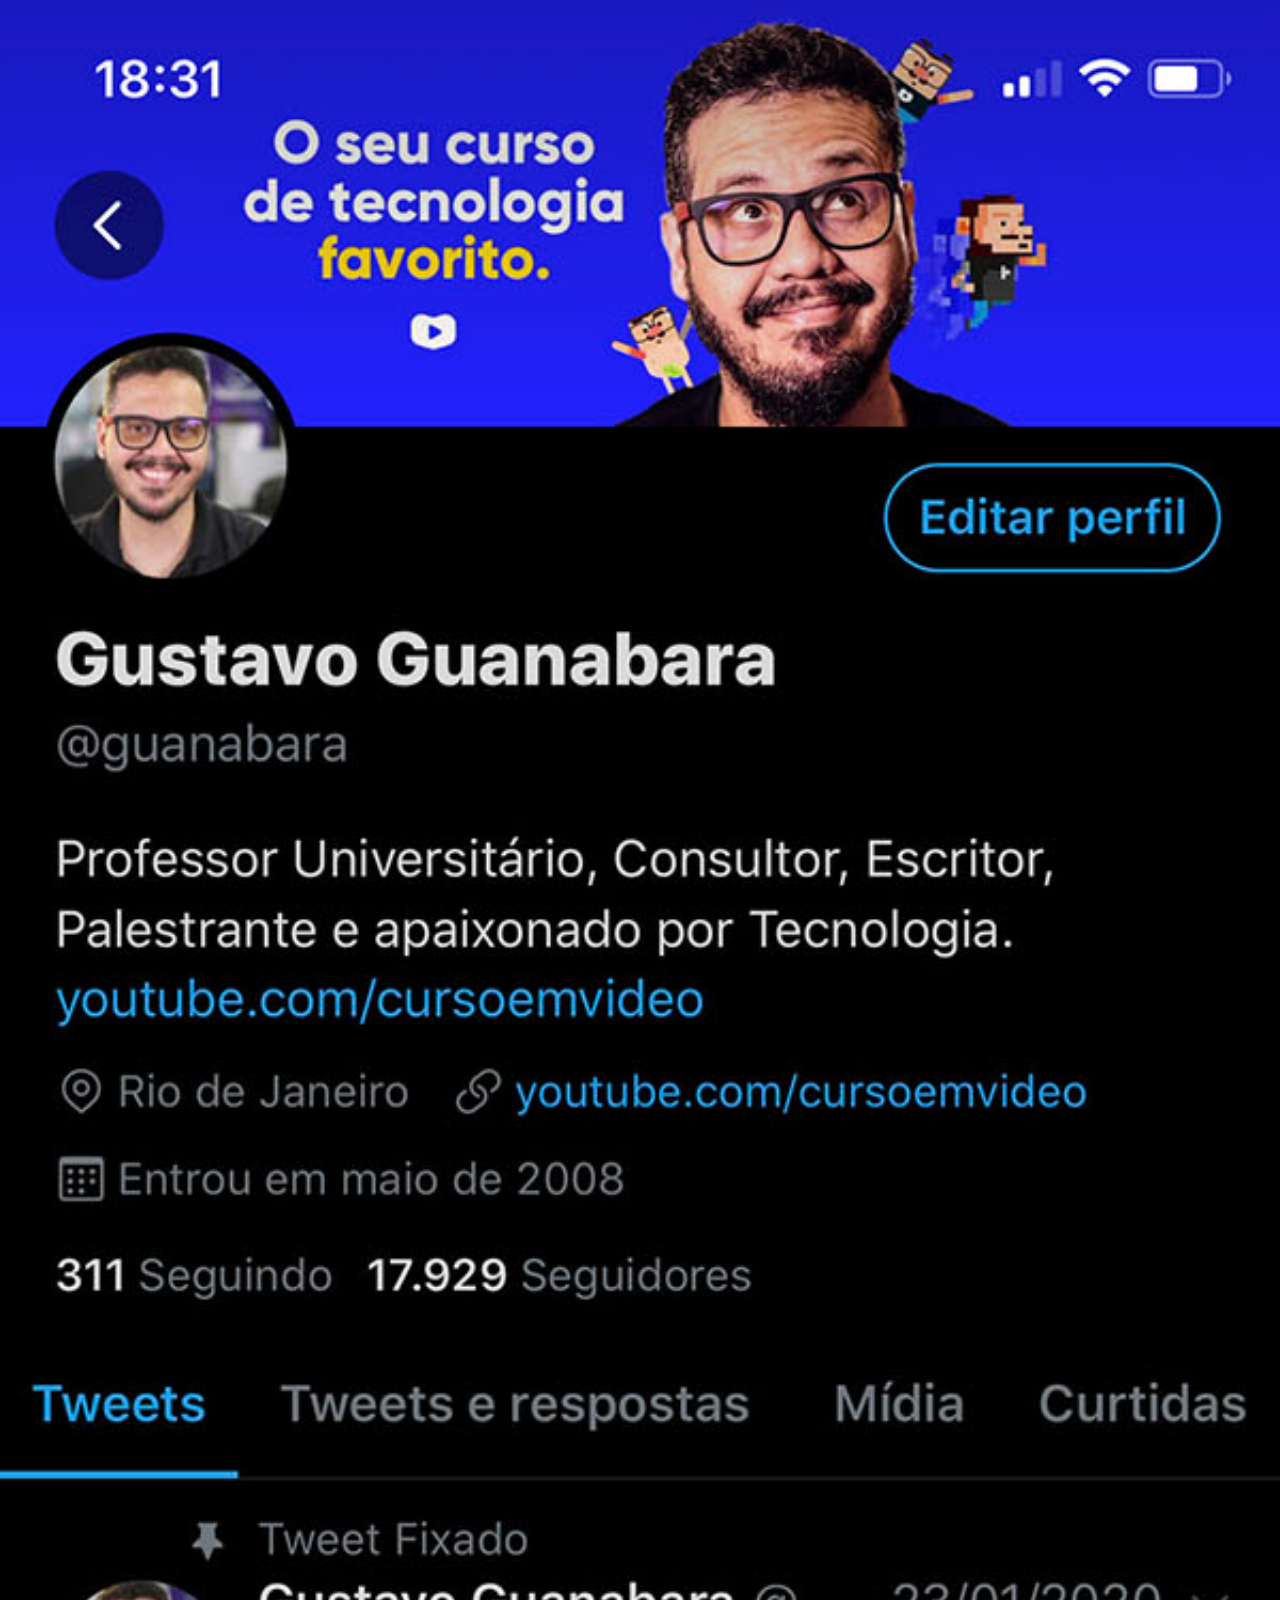
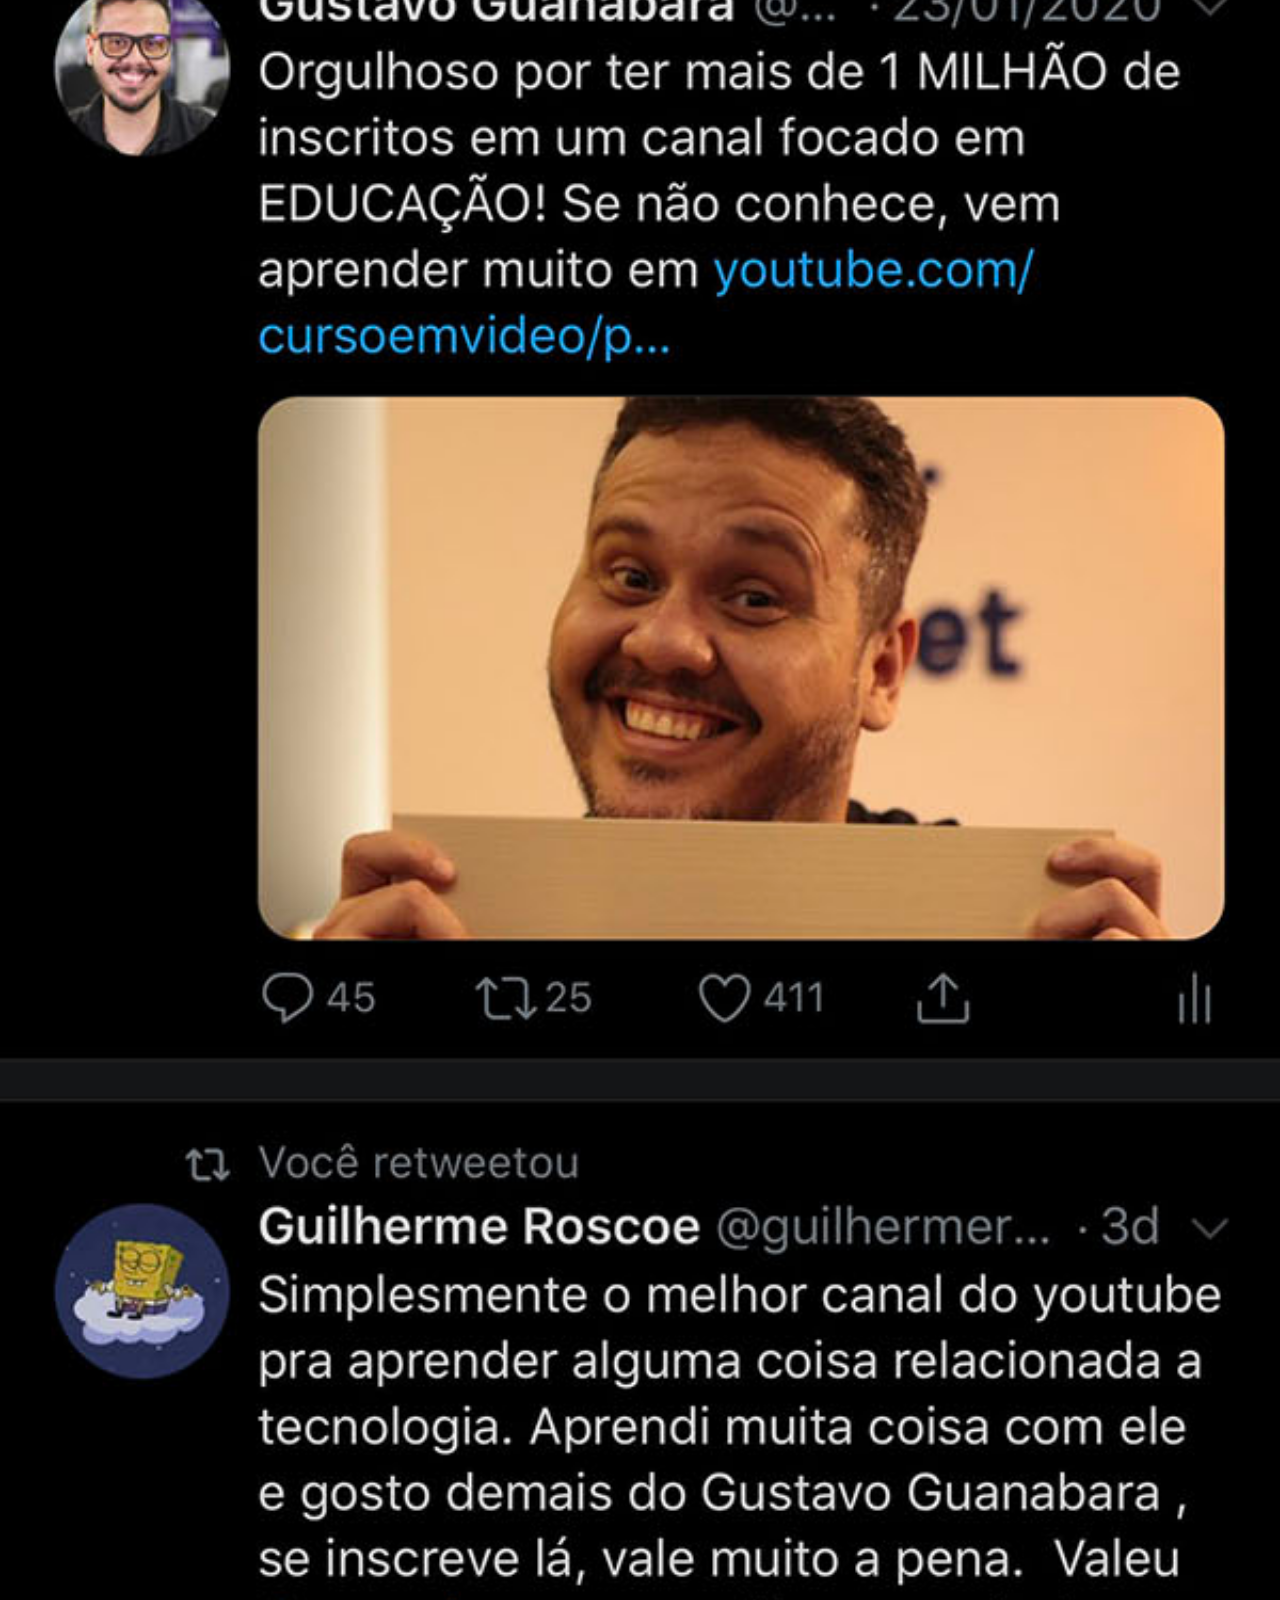
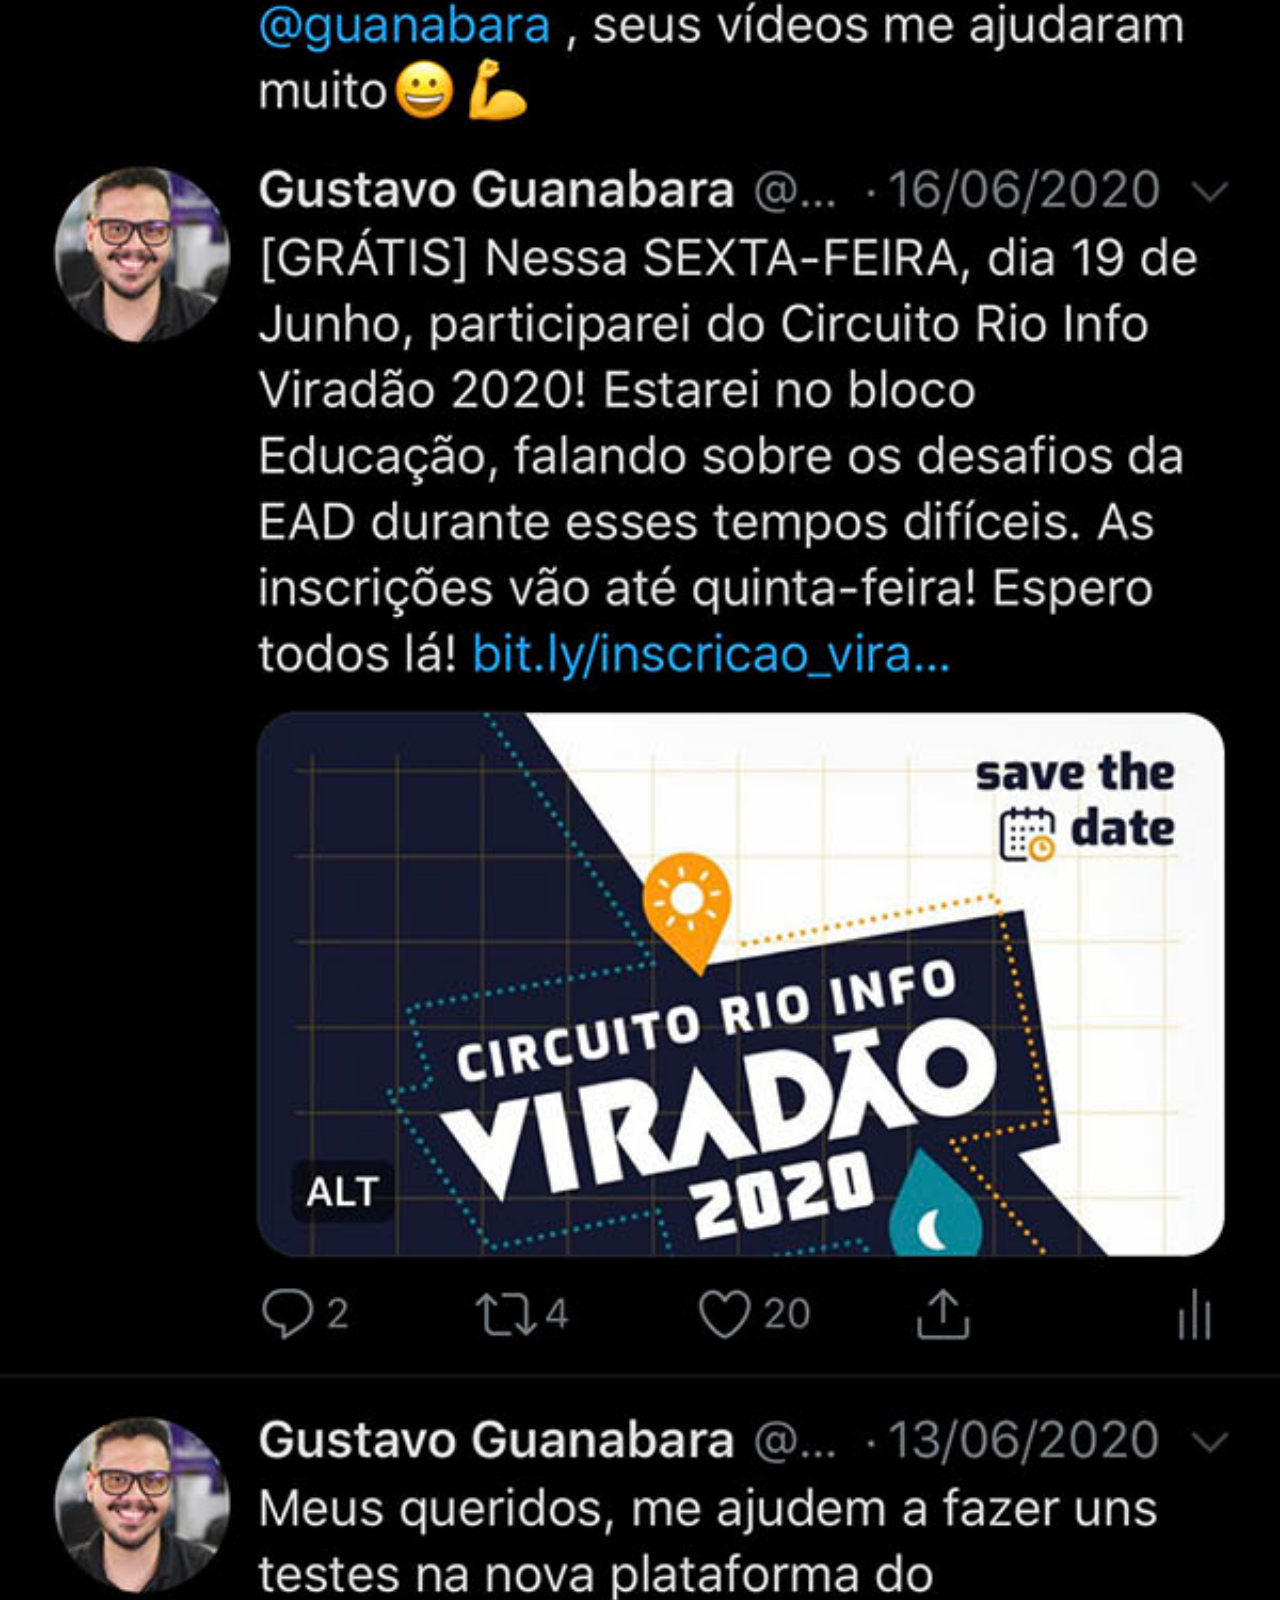
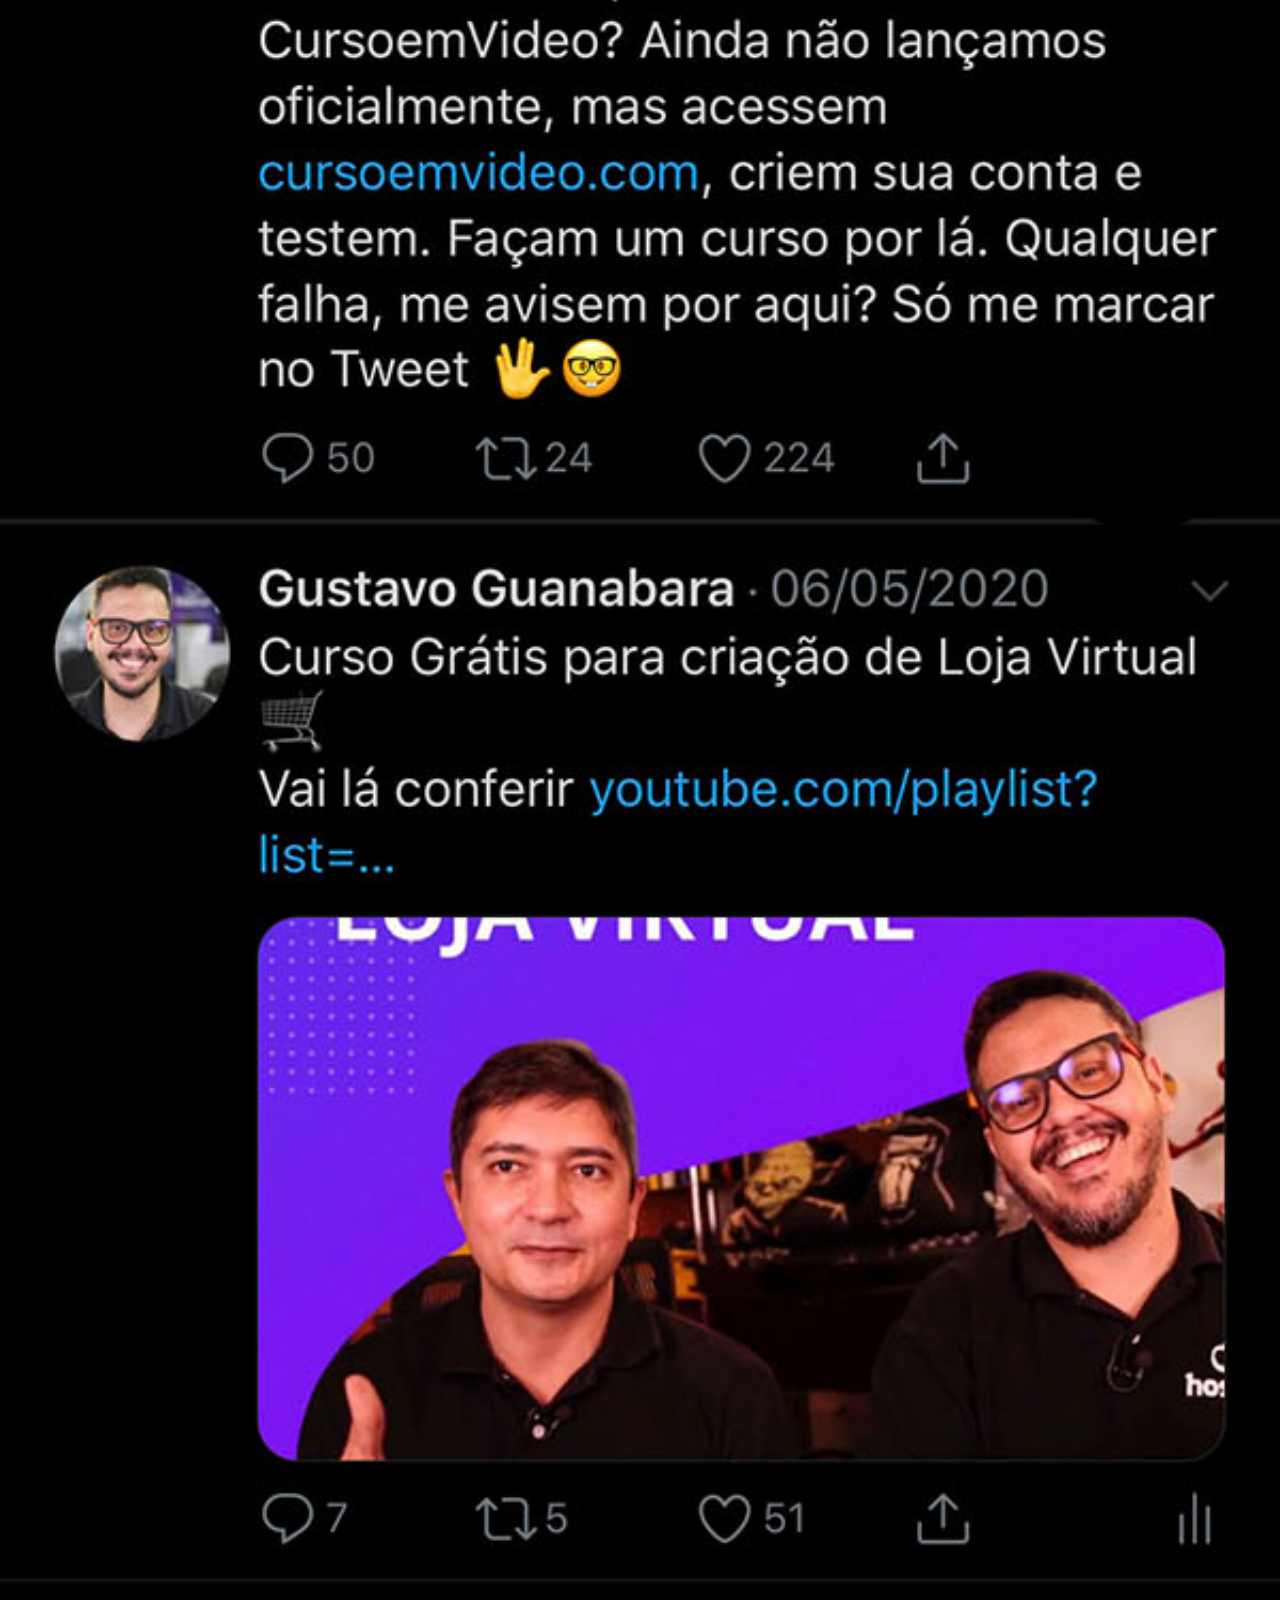
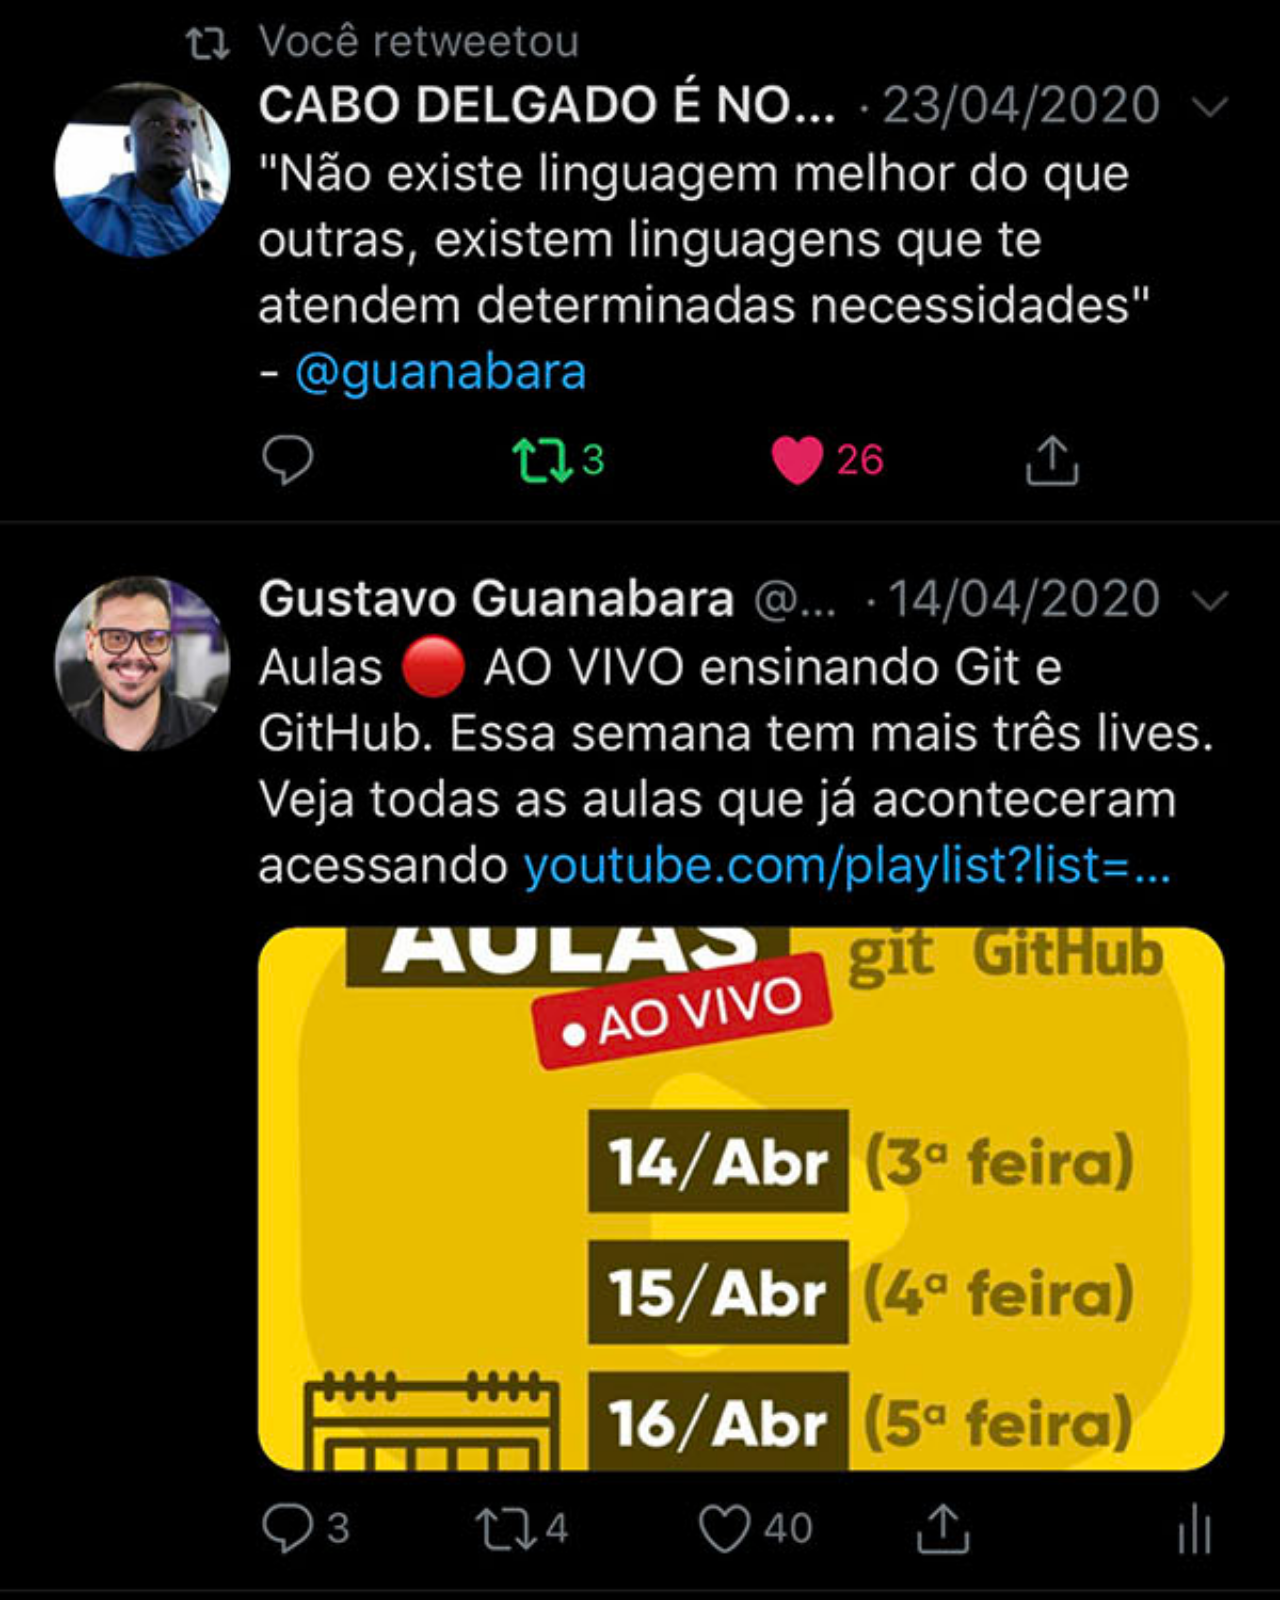
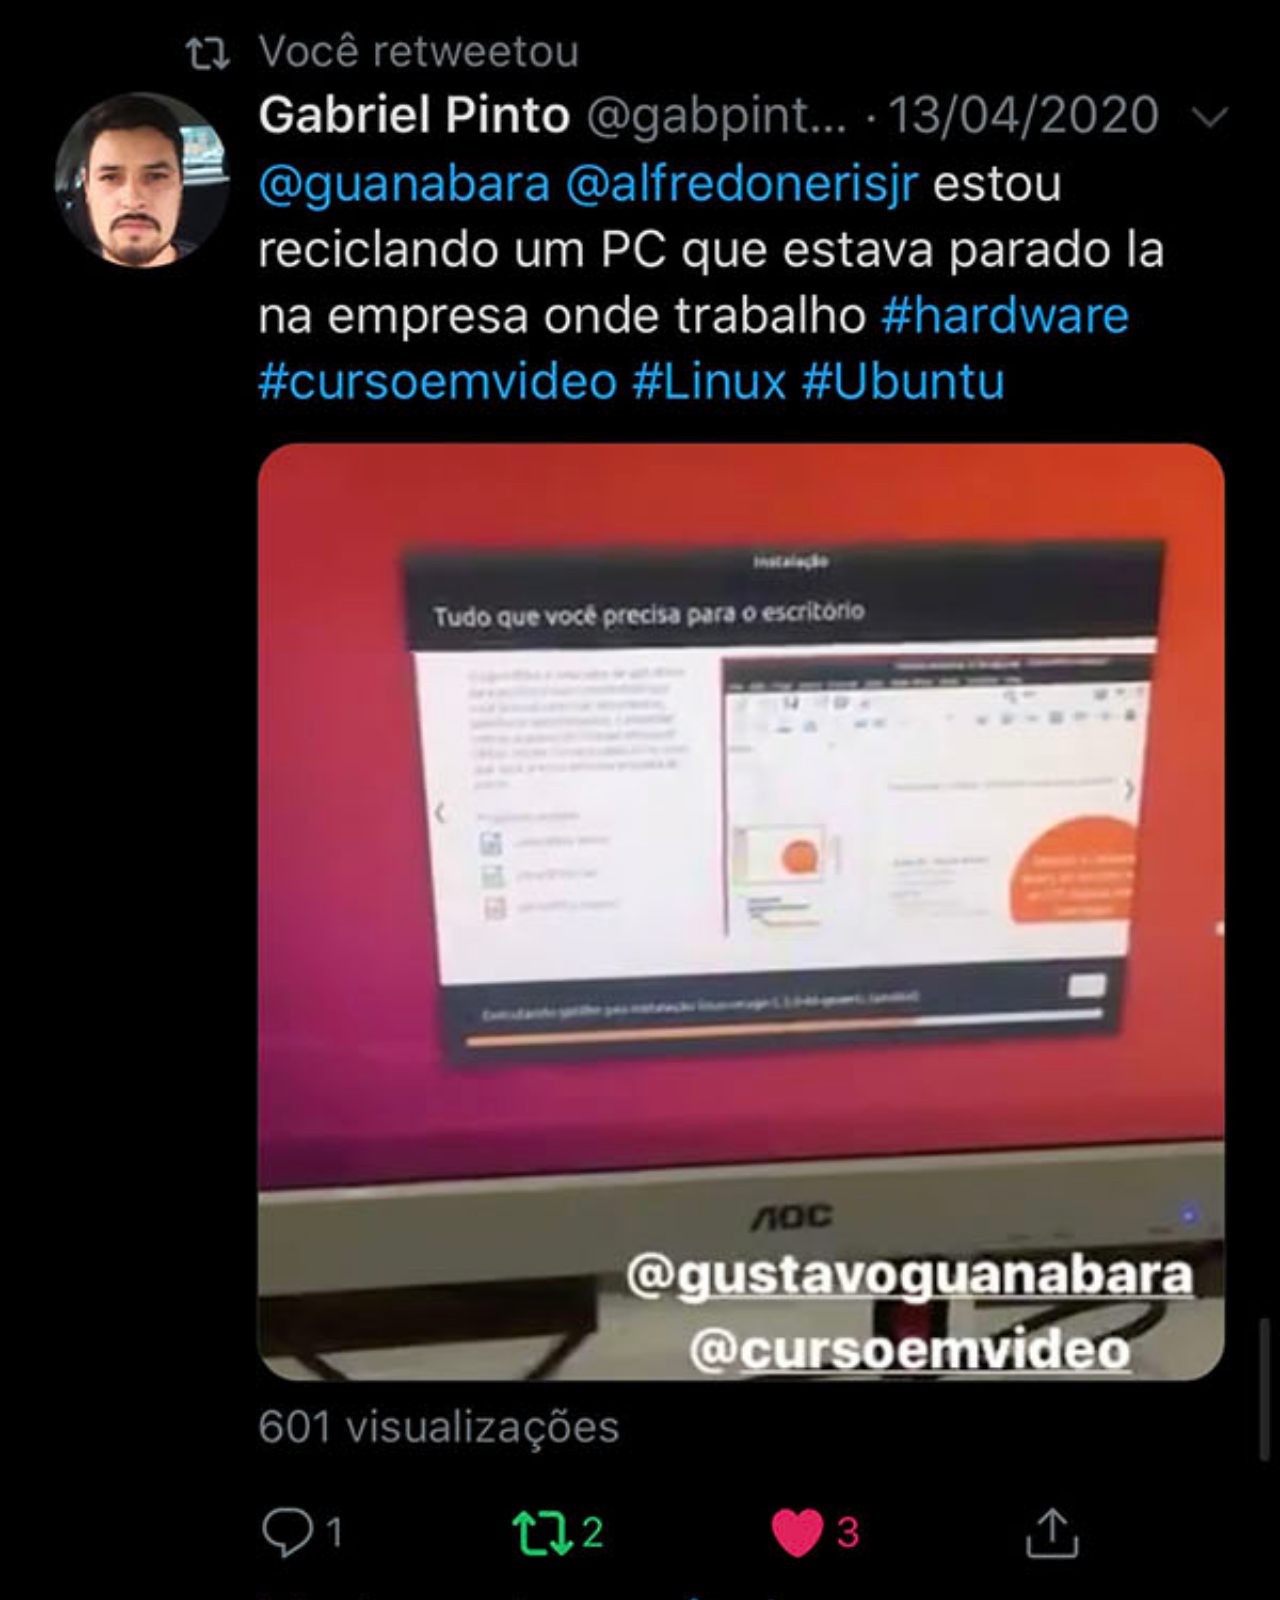
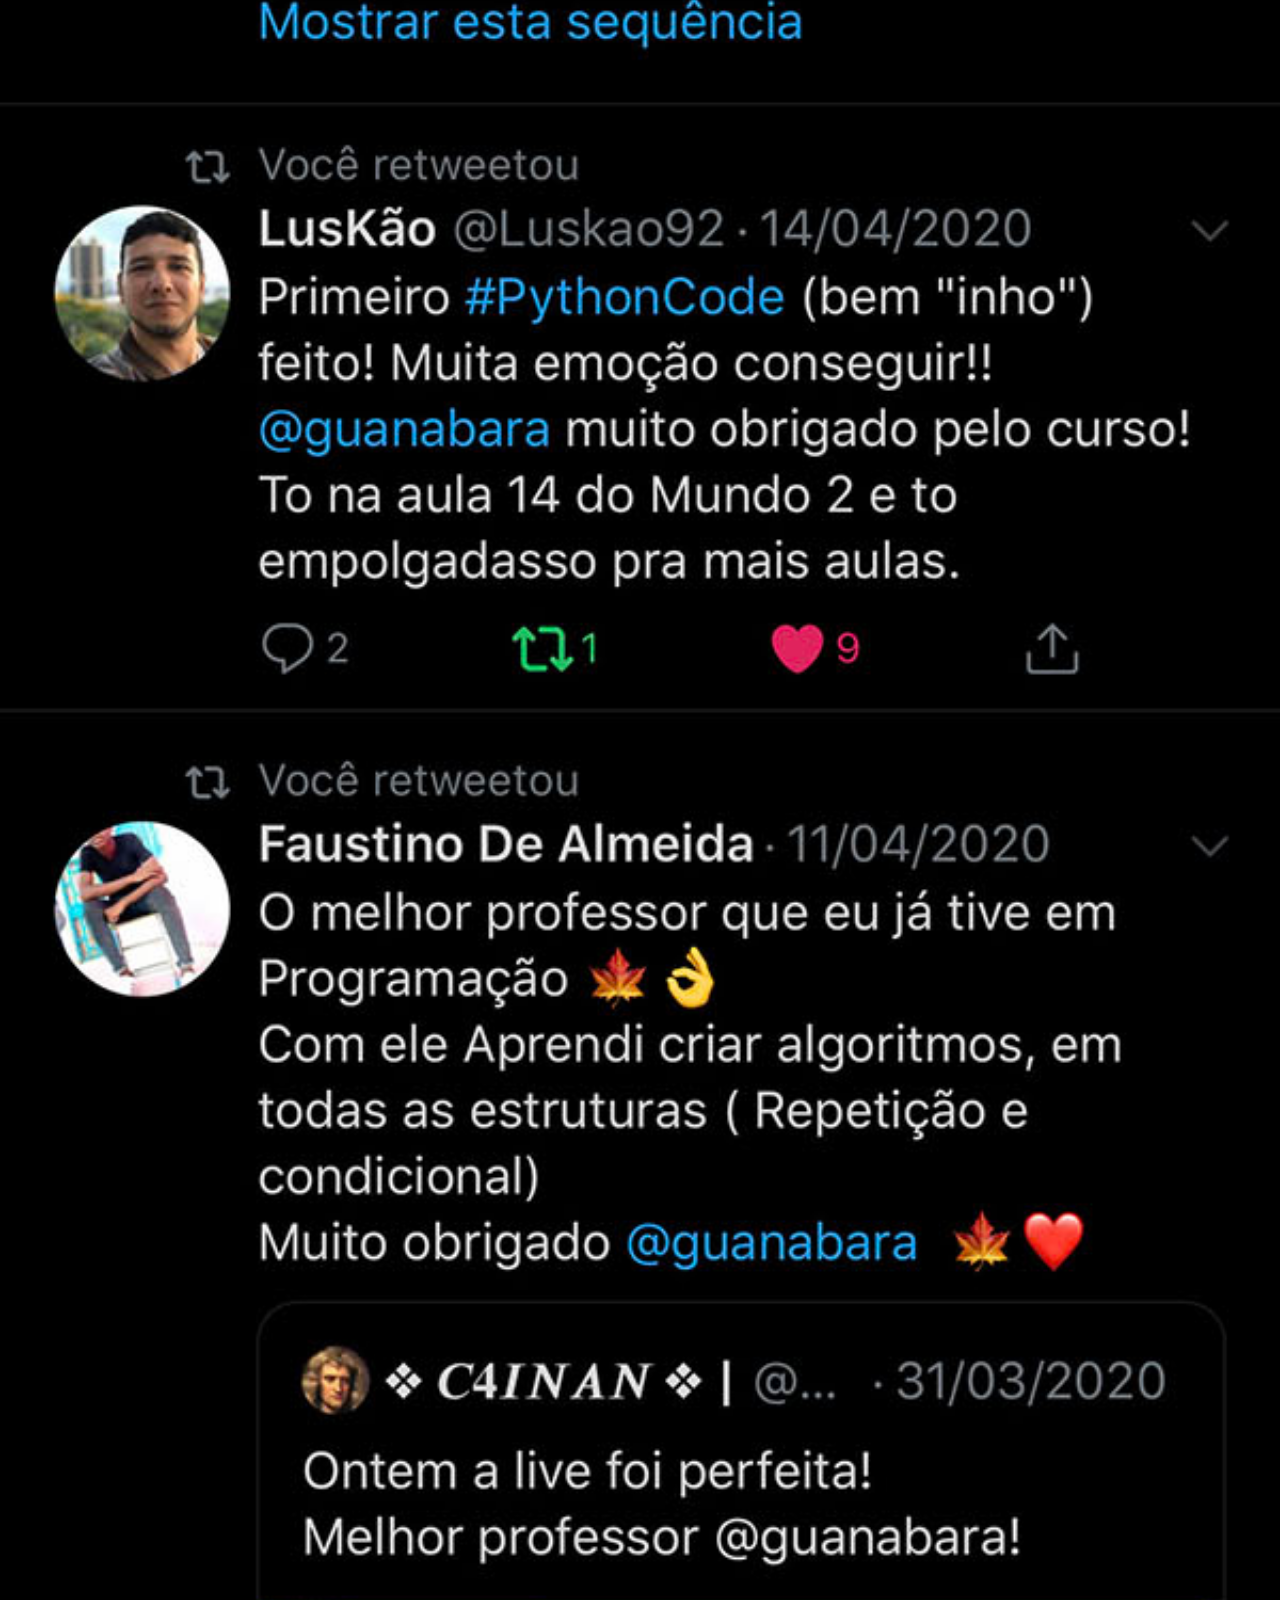
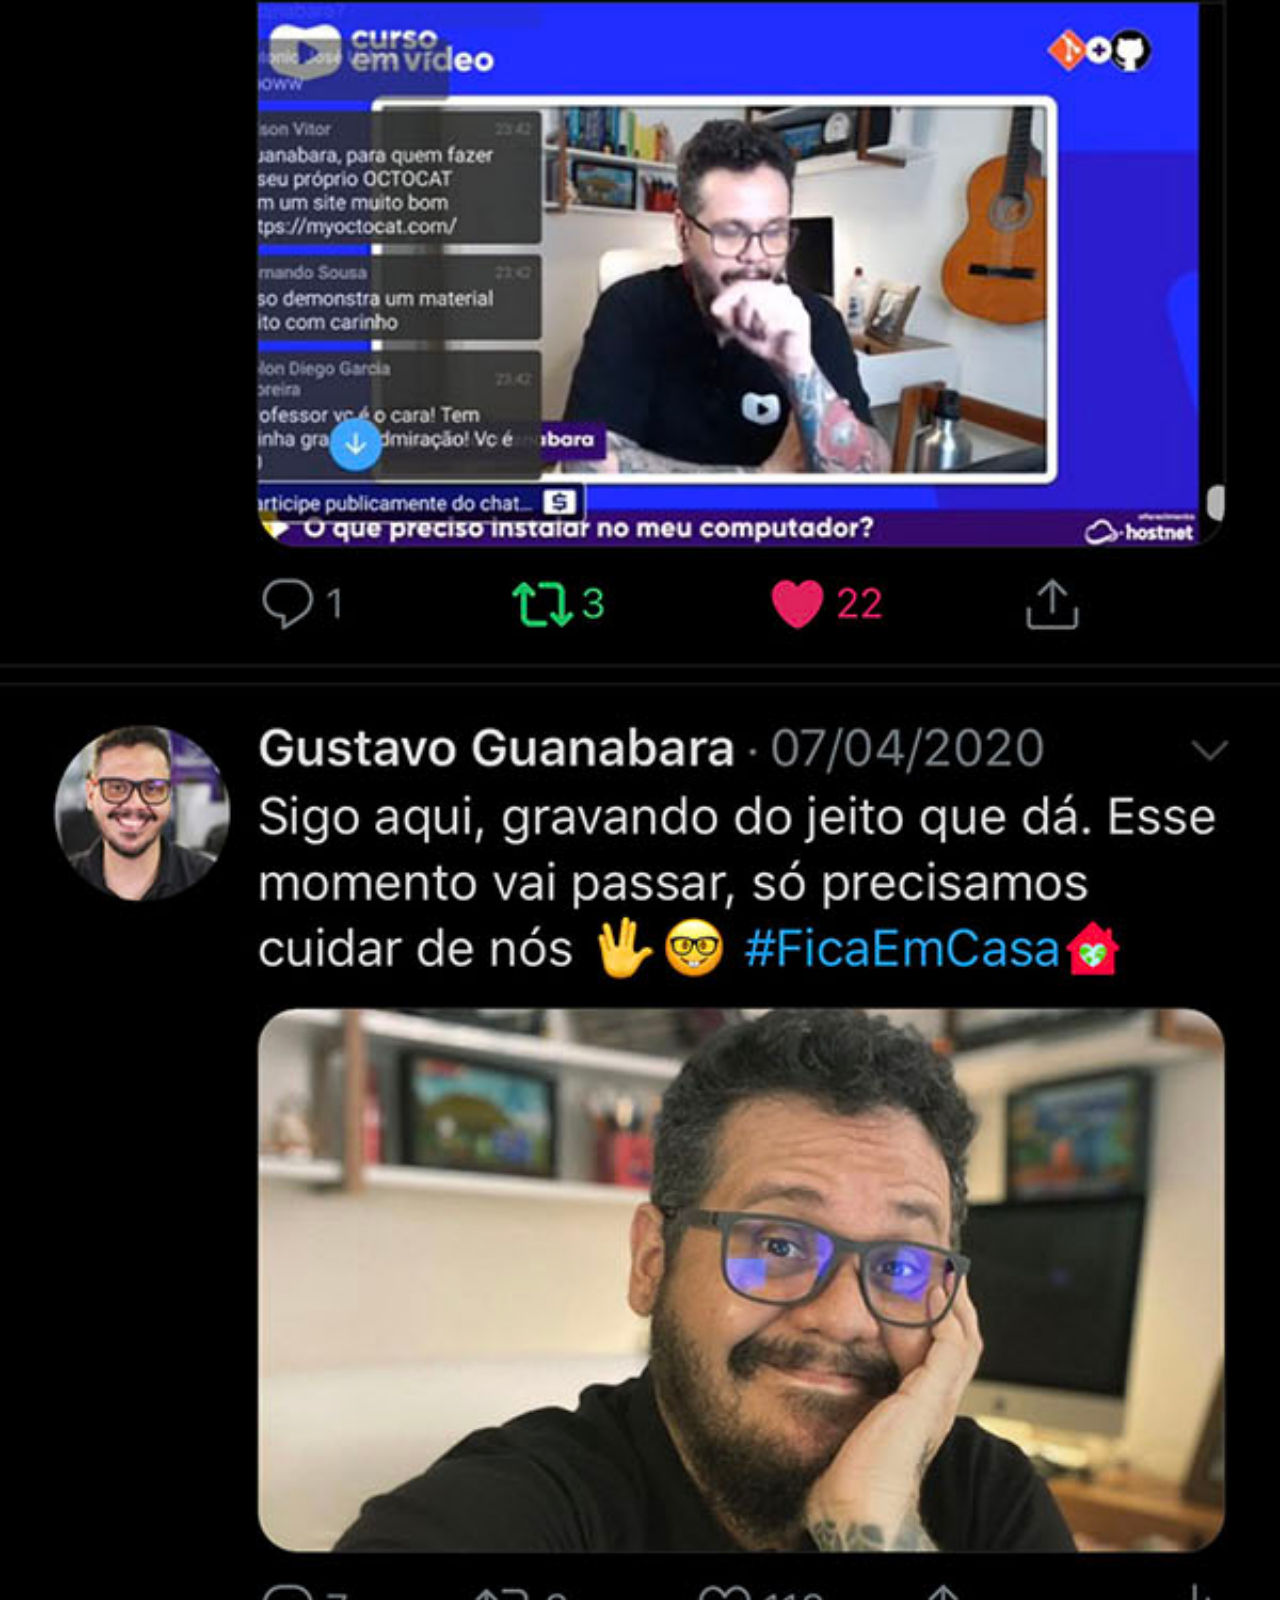
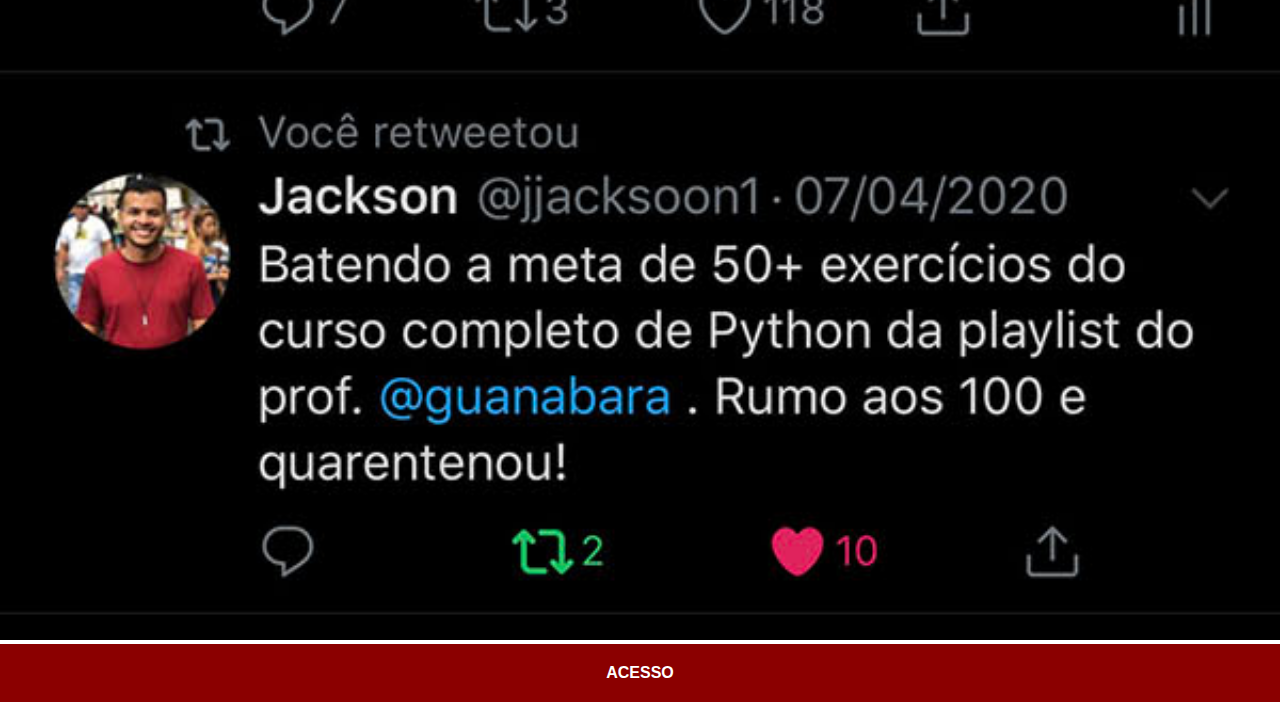
<file: twitter-x.html>
<!DOCTYPE html>
<html lang="pt-br">
<head>
    <meta charset="UTF-8">
    <meta name="viewport" content="width=device-width, initial-scale=1.0">
    <title>twitter</title>
    <link rel="stylesheet" href="estilos/social.css">
</head>
<body>
    <img src="imagens/tela-twitter.jpg" alt="twitter">
    <a href="https://x.com/guanabara" target="_blank">ACESSO</a>
</body>
</html>
</file>
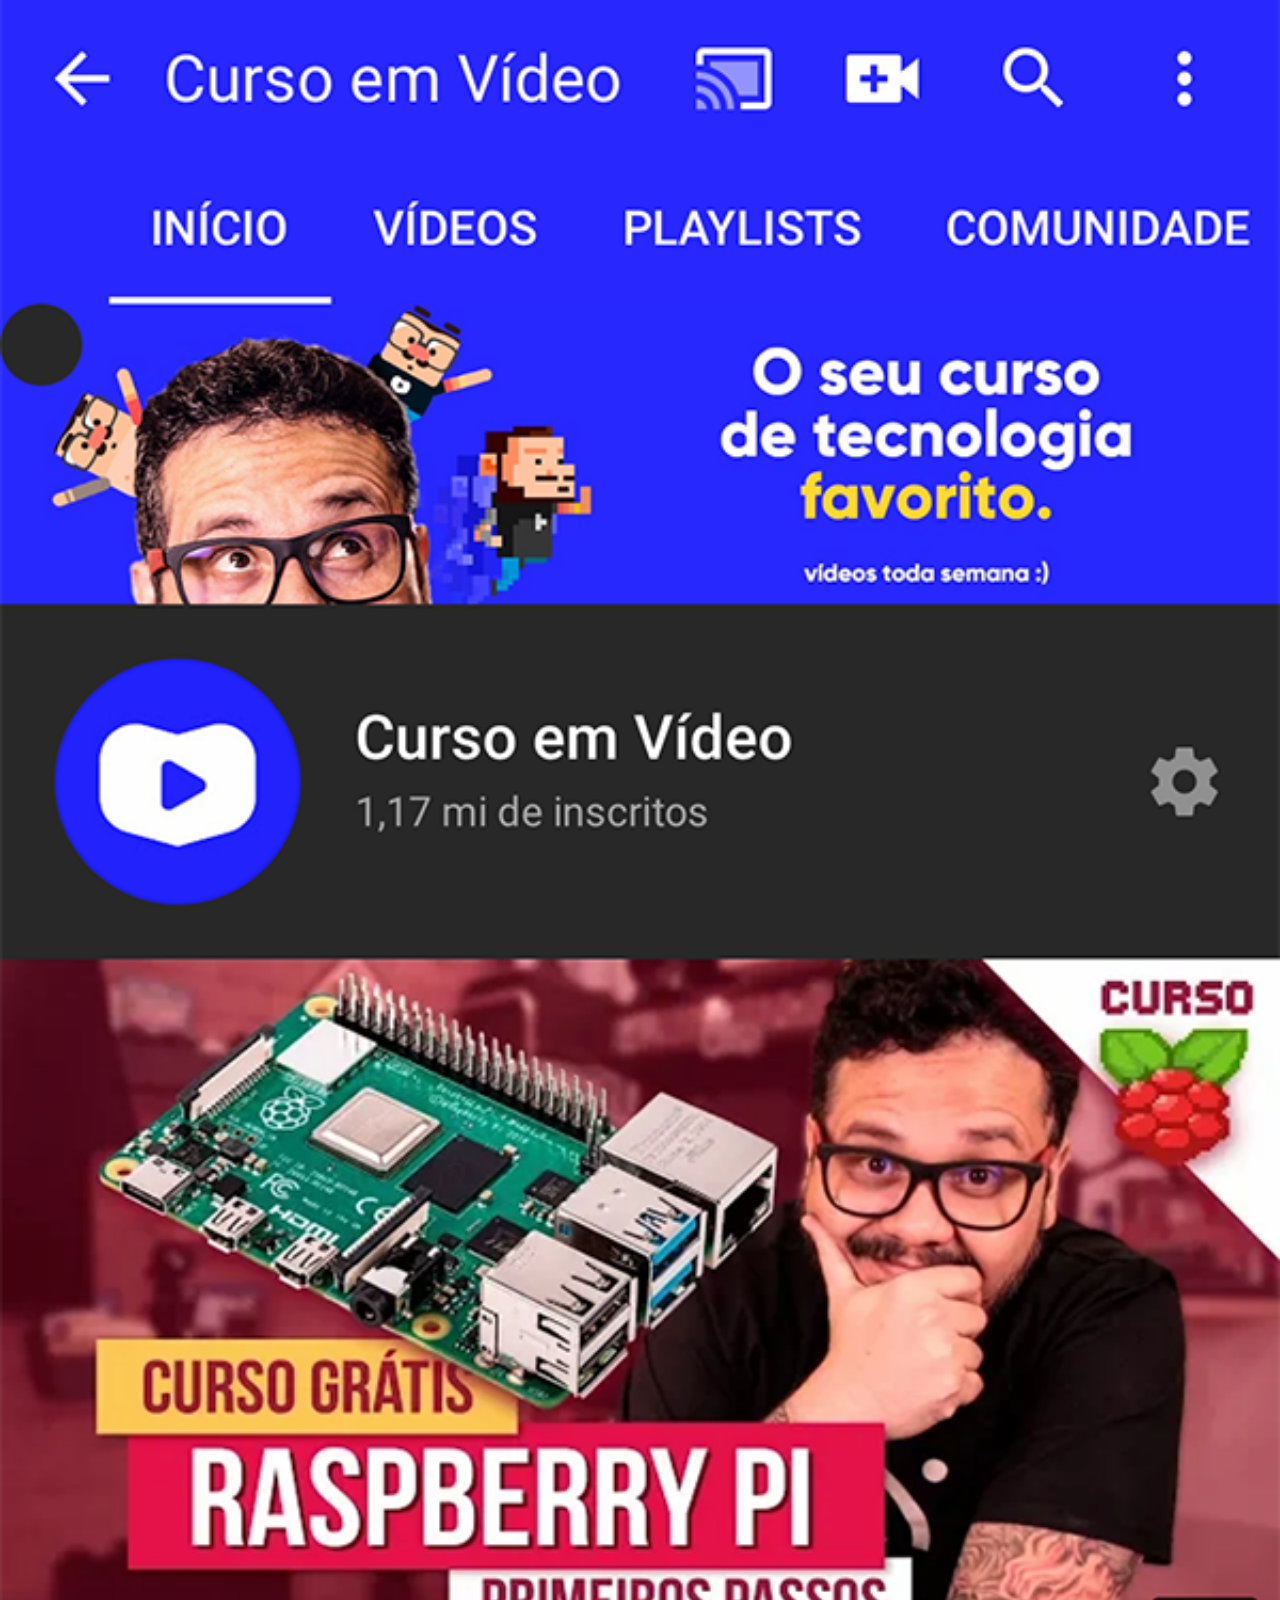
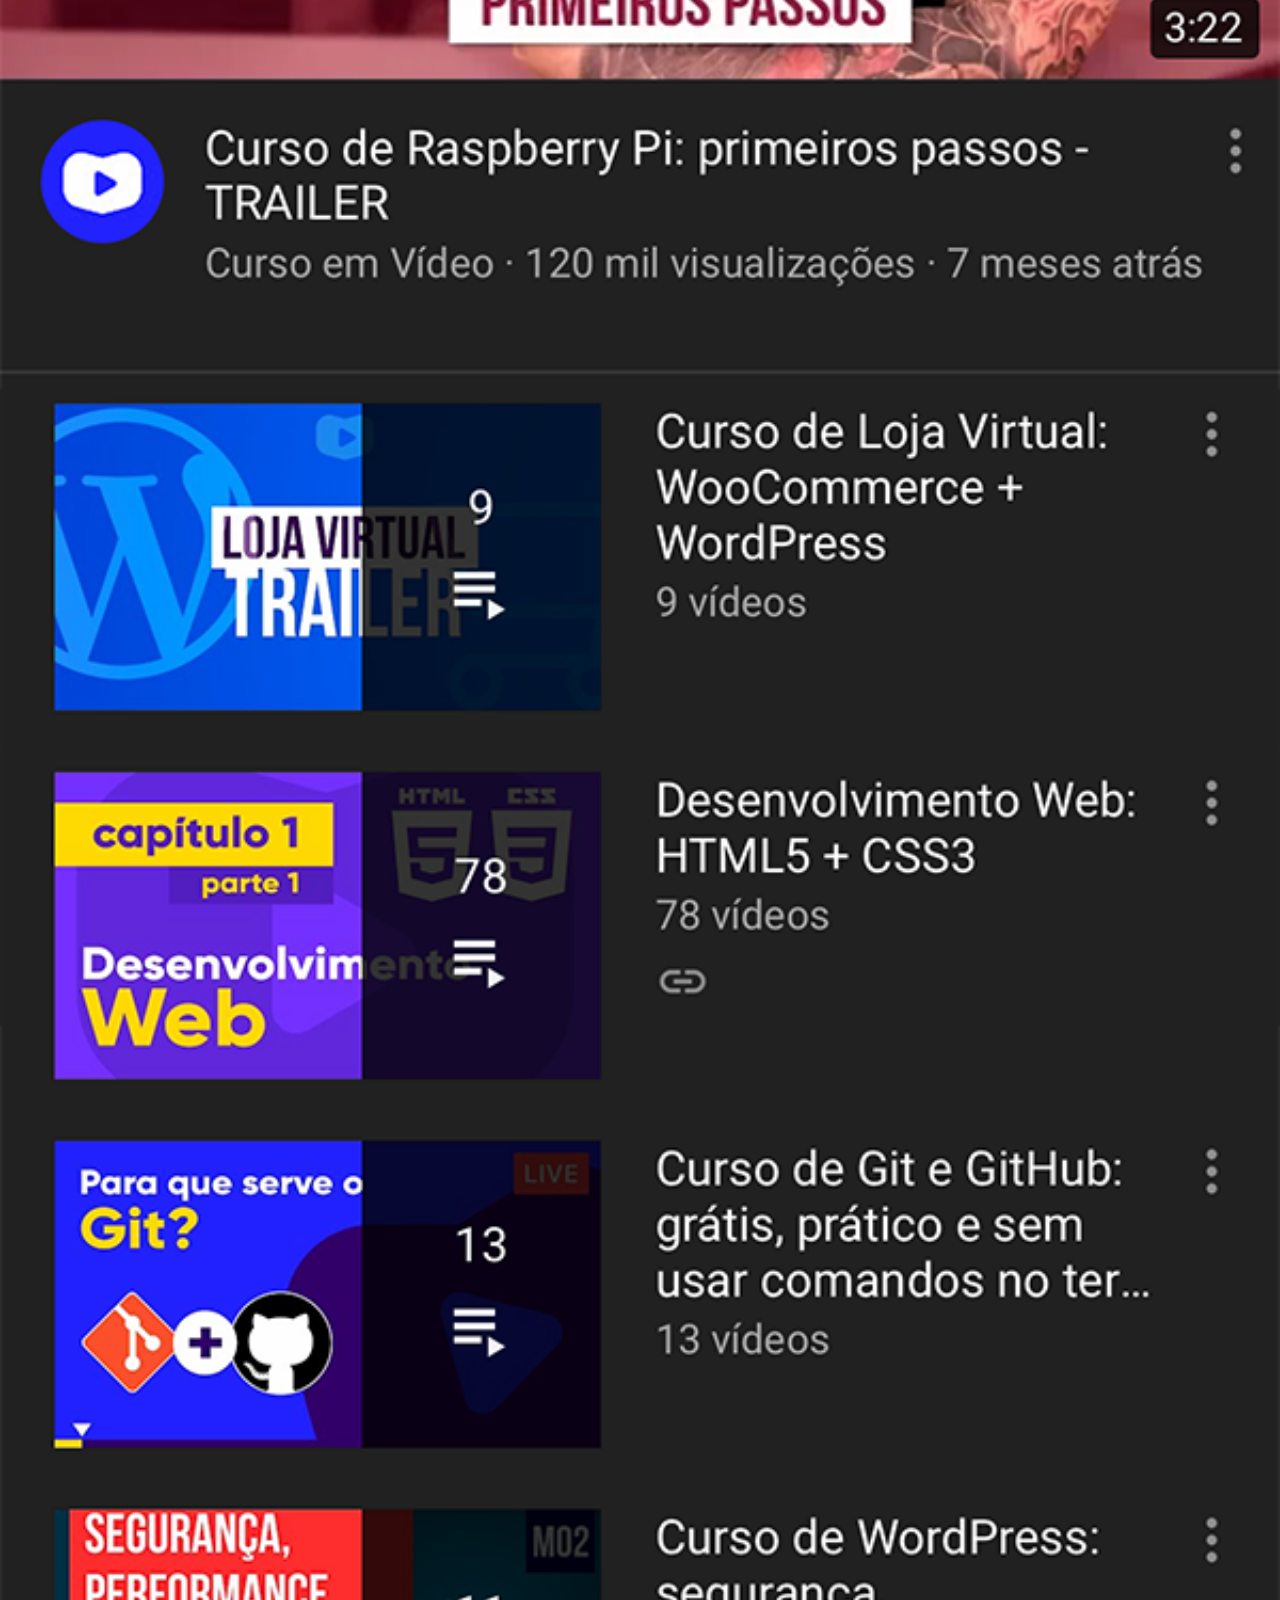
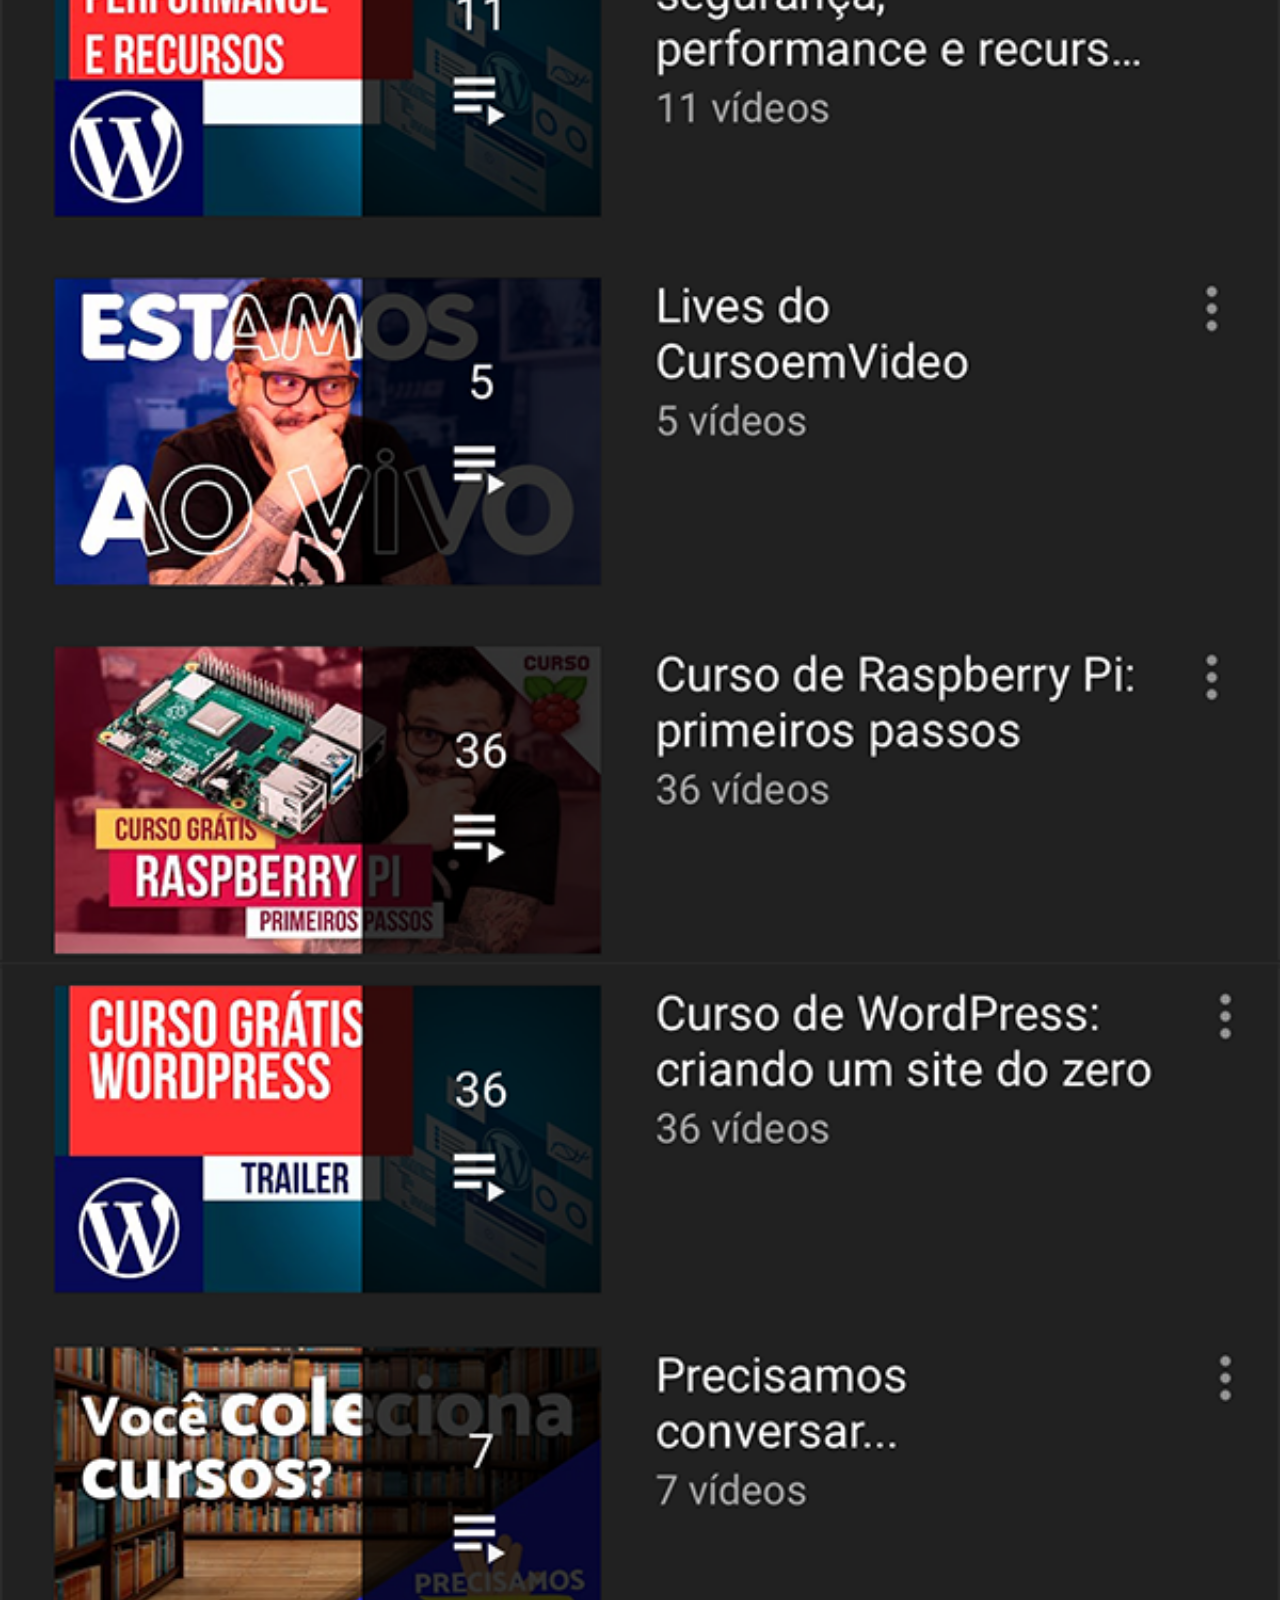
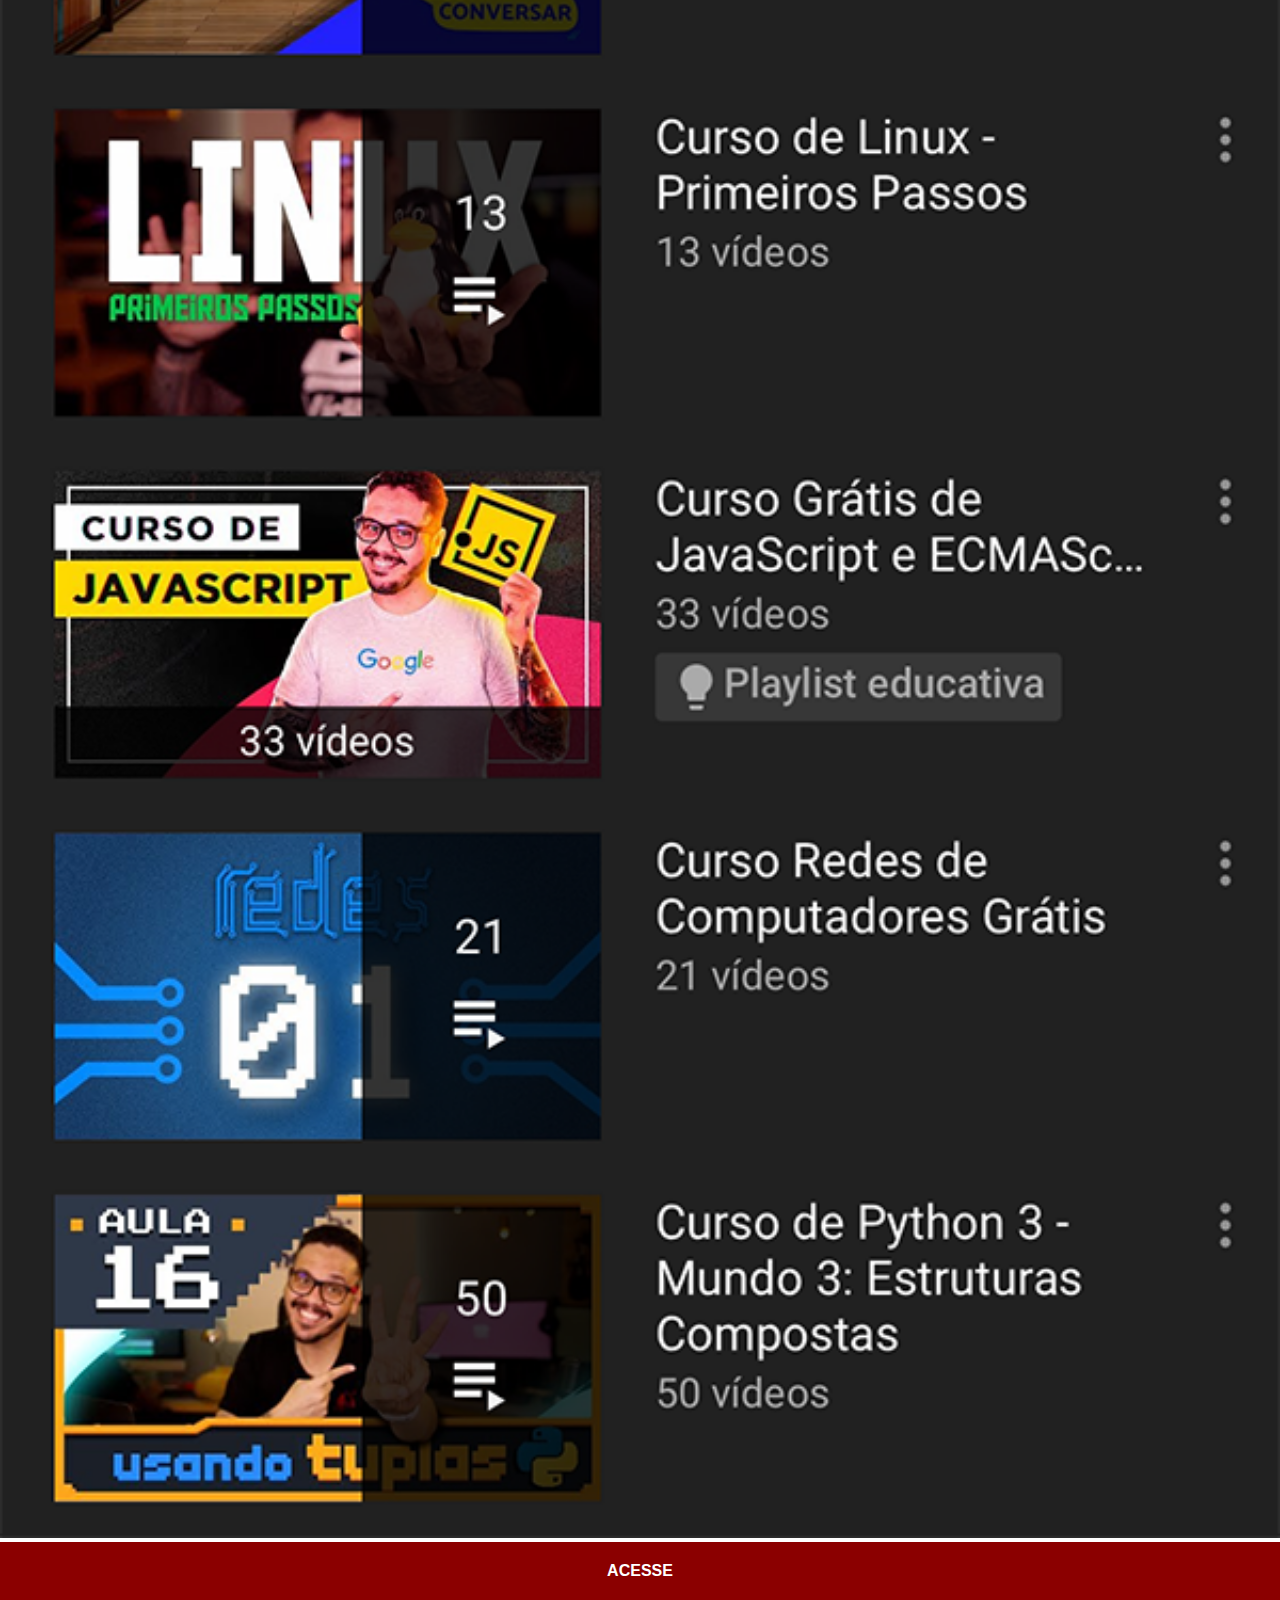
<file: youtube.html>
<!DOCTYPE html>
<html lang="pt-br">
<head>
    <meta charset="UTF-8">
    <meta name="viewport" content="width=device-width, initial-scale=1.0">
    <title>Youtube</title>
    <link rel="stylesheet" href="estilos/social.css">
</head>
<body>
    <img src="imagens/tela-youtube.png" alt="youtube">
    <a href="https://www.youtube.com/c/CursoemV%C3%ADdeo" target="_blank">ACESSE</a>
</body>
</html>
</file>
<file: estilos/social.css>
@charset "UTF-8";
*{
    margin: 0px;
    padding: 0px;
    font-family: Arial, Helvetica, sans-serif;
    scrollbar-width: 0px;
}

::-webkit-scrollbar{
    width: 0px;
    height: 0px;
}

img {
    width: 100vw;
}

a {
    display: block;
    color: white;
    background-color: darkred;
    padding: 20px;
    text-align: center;
    font-weight: bold;
    text-decoration: none;
}

a:hover {
    background-color: red;
}
</file>
